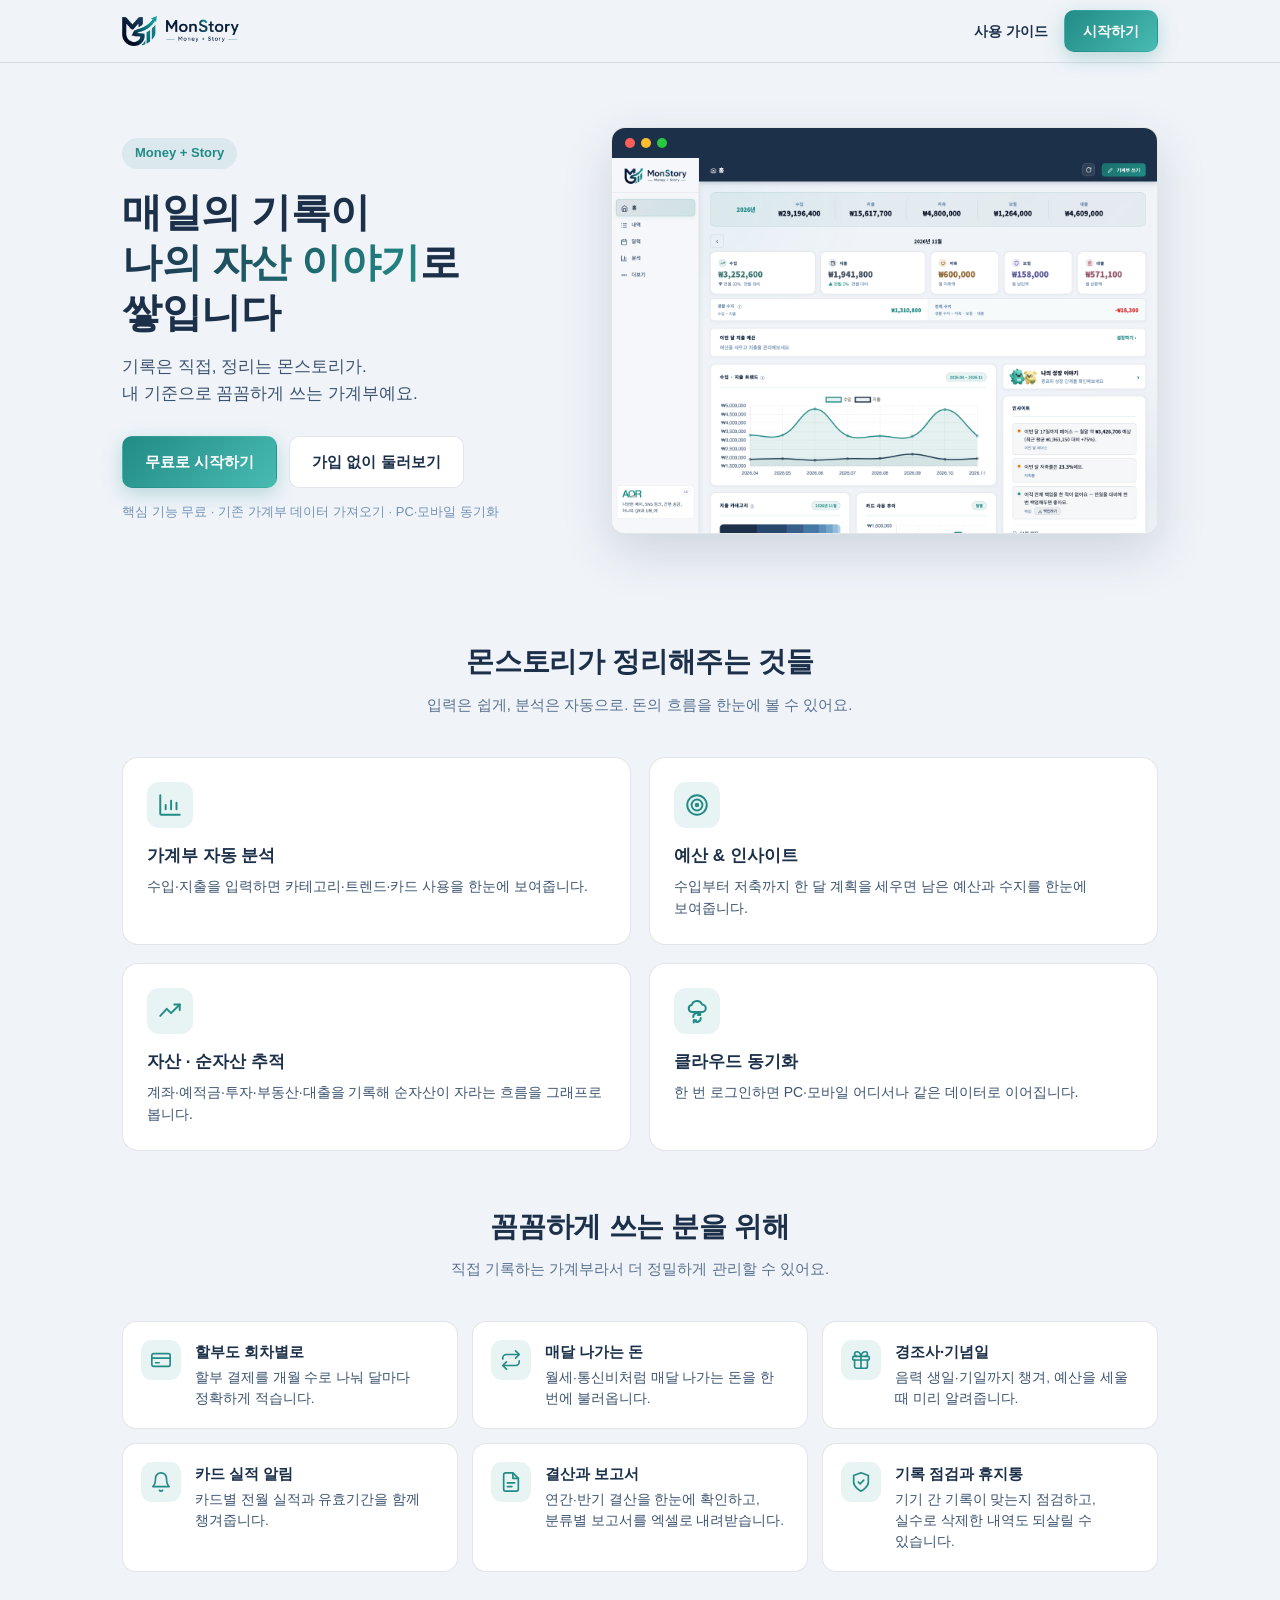
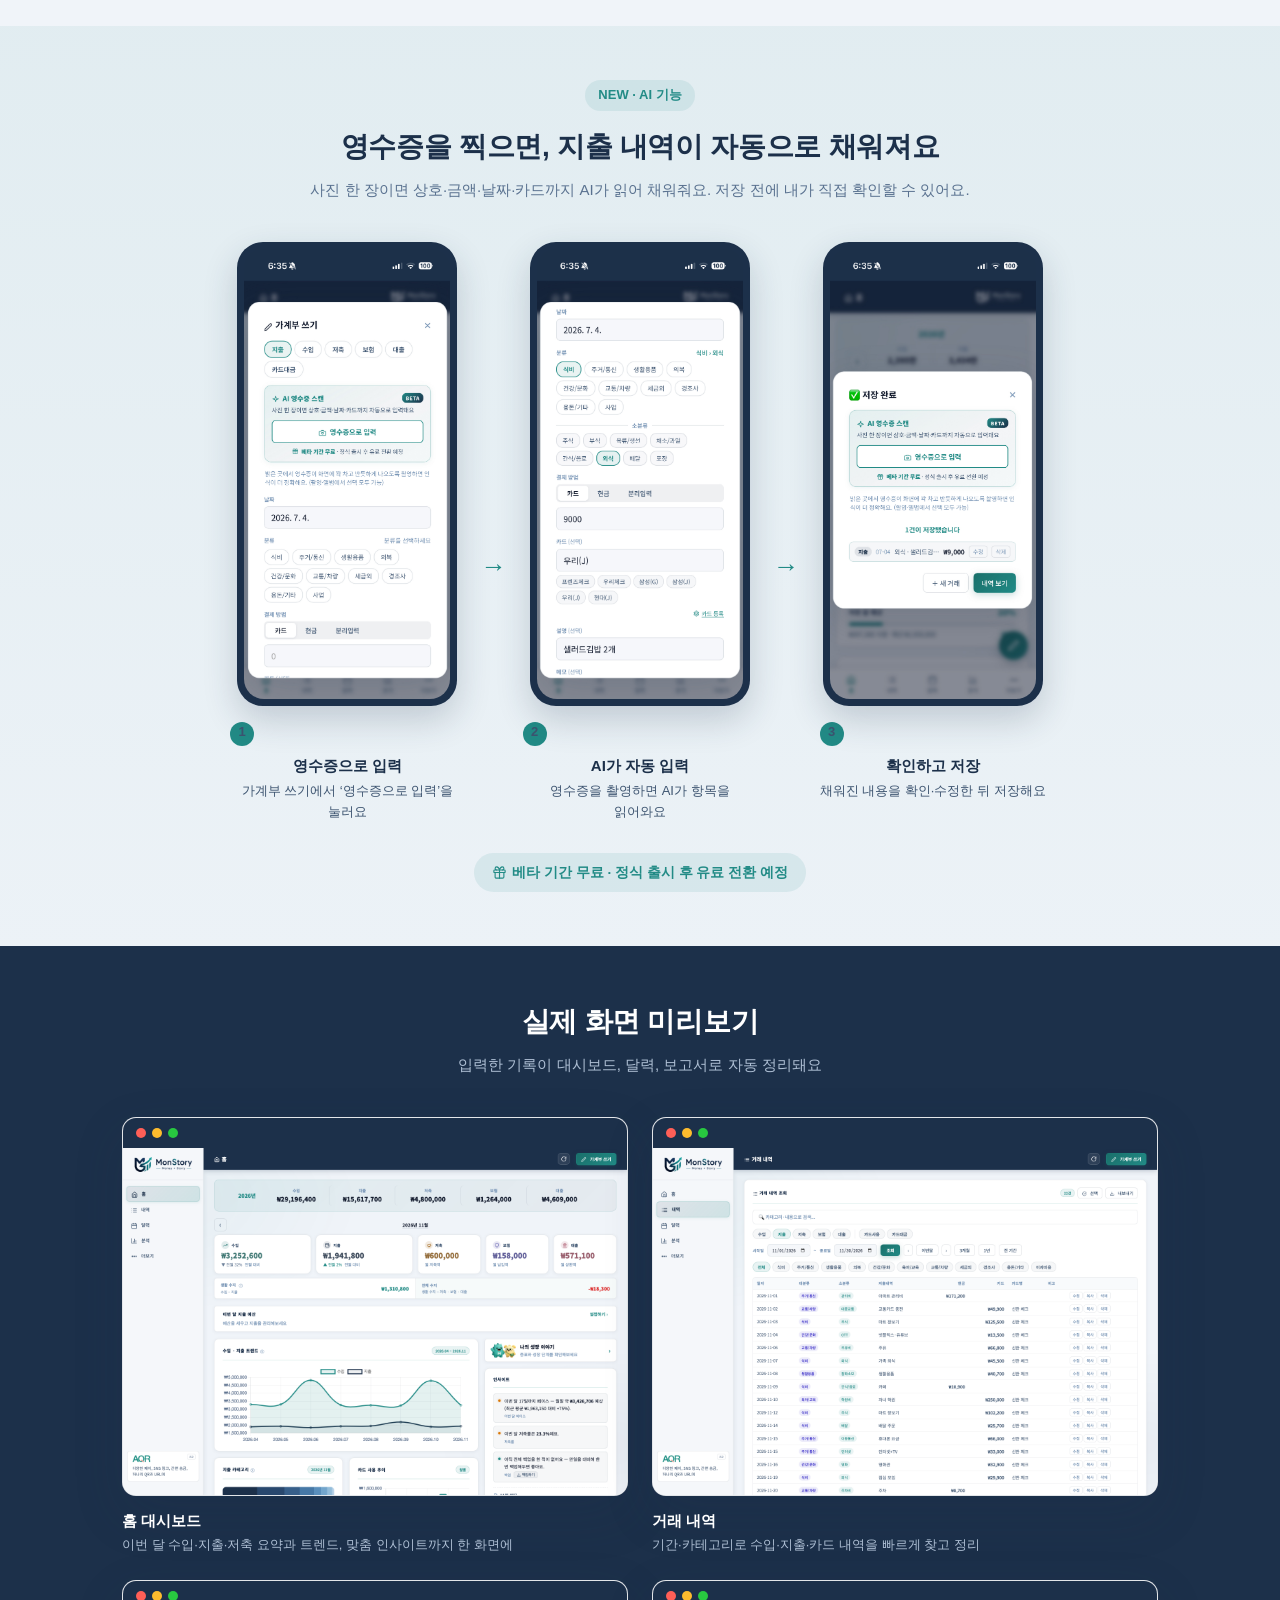
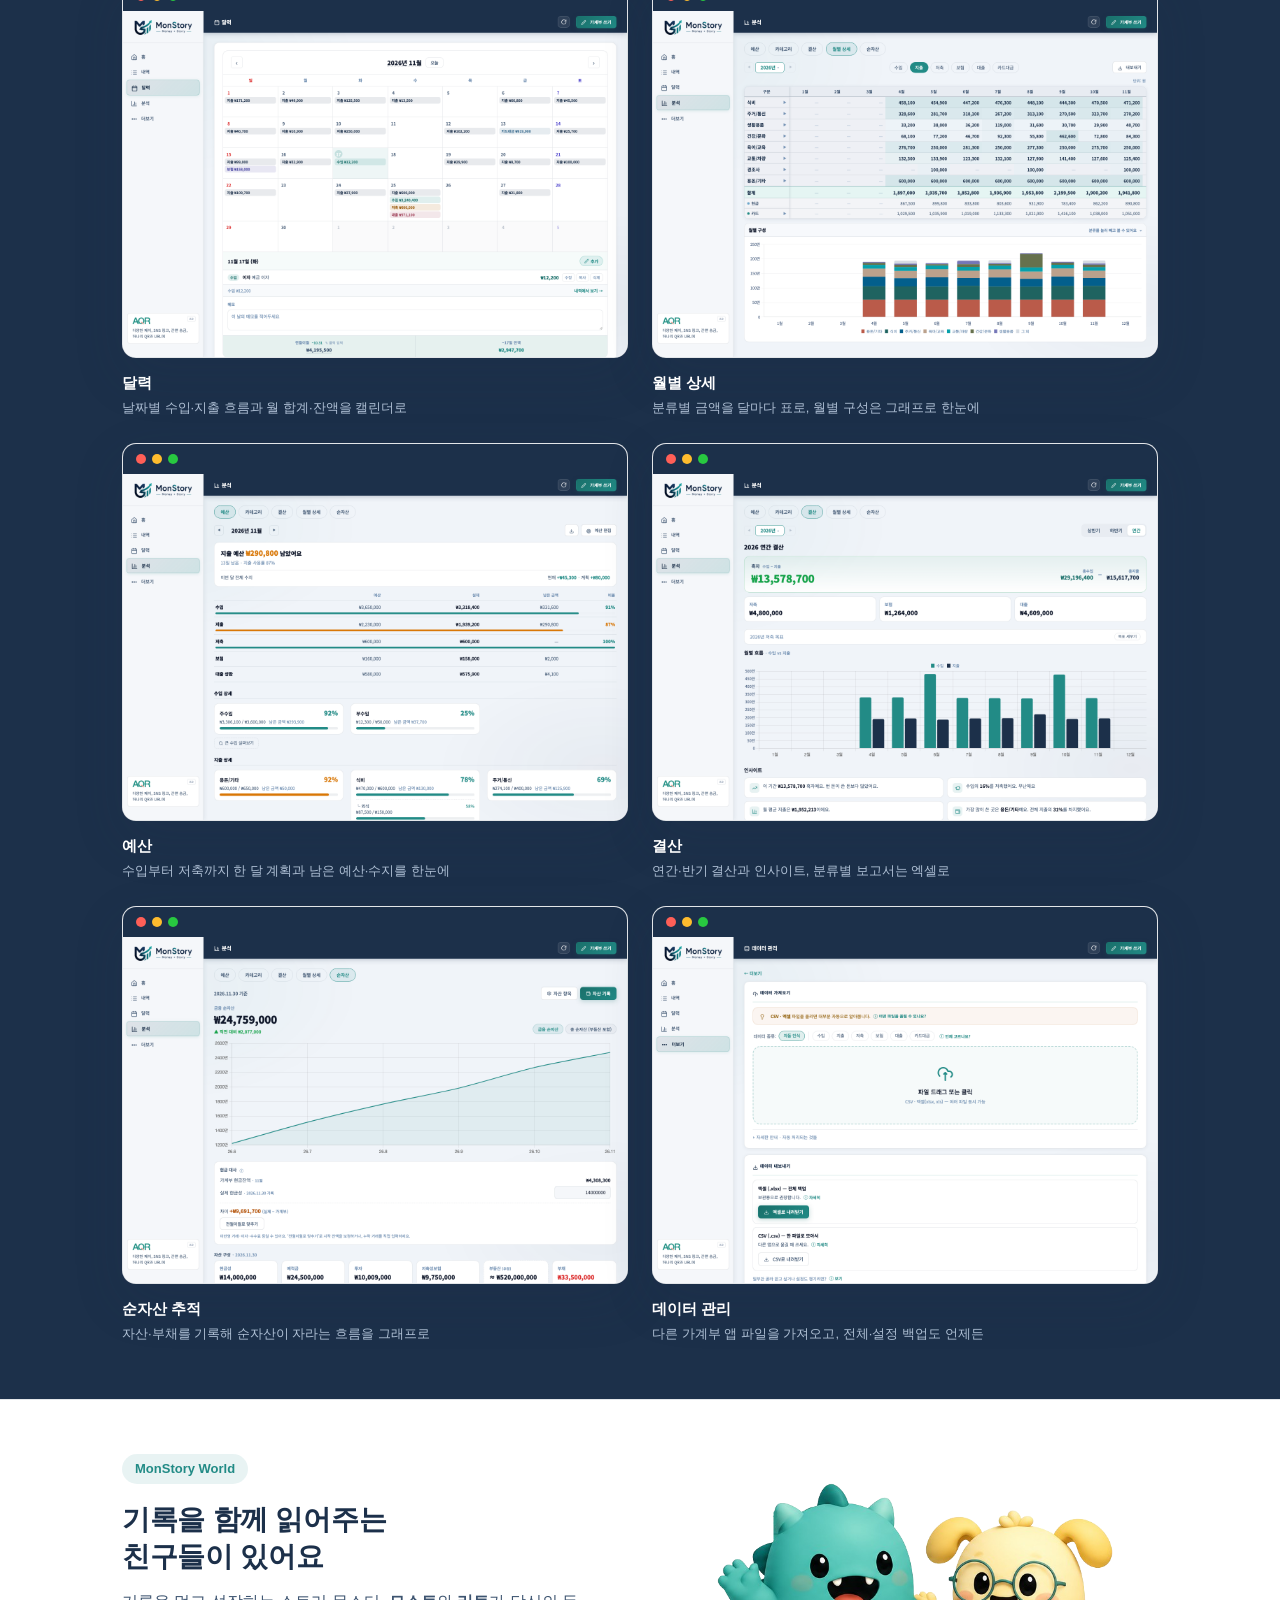
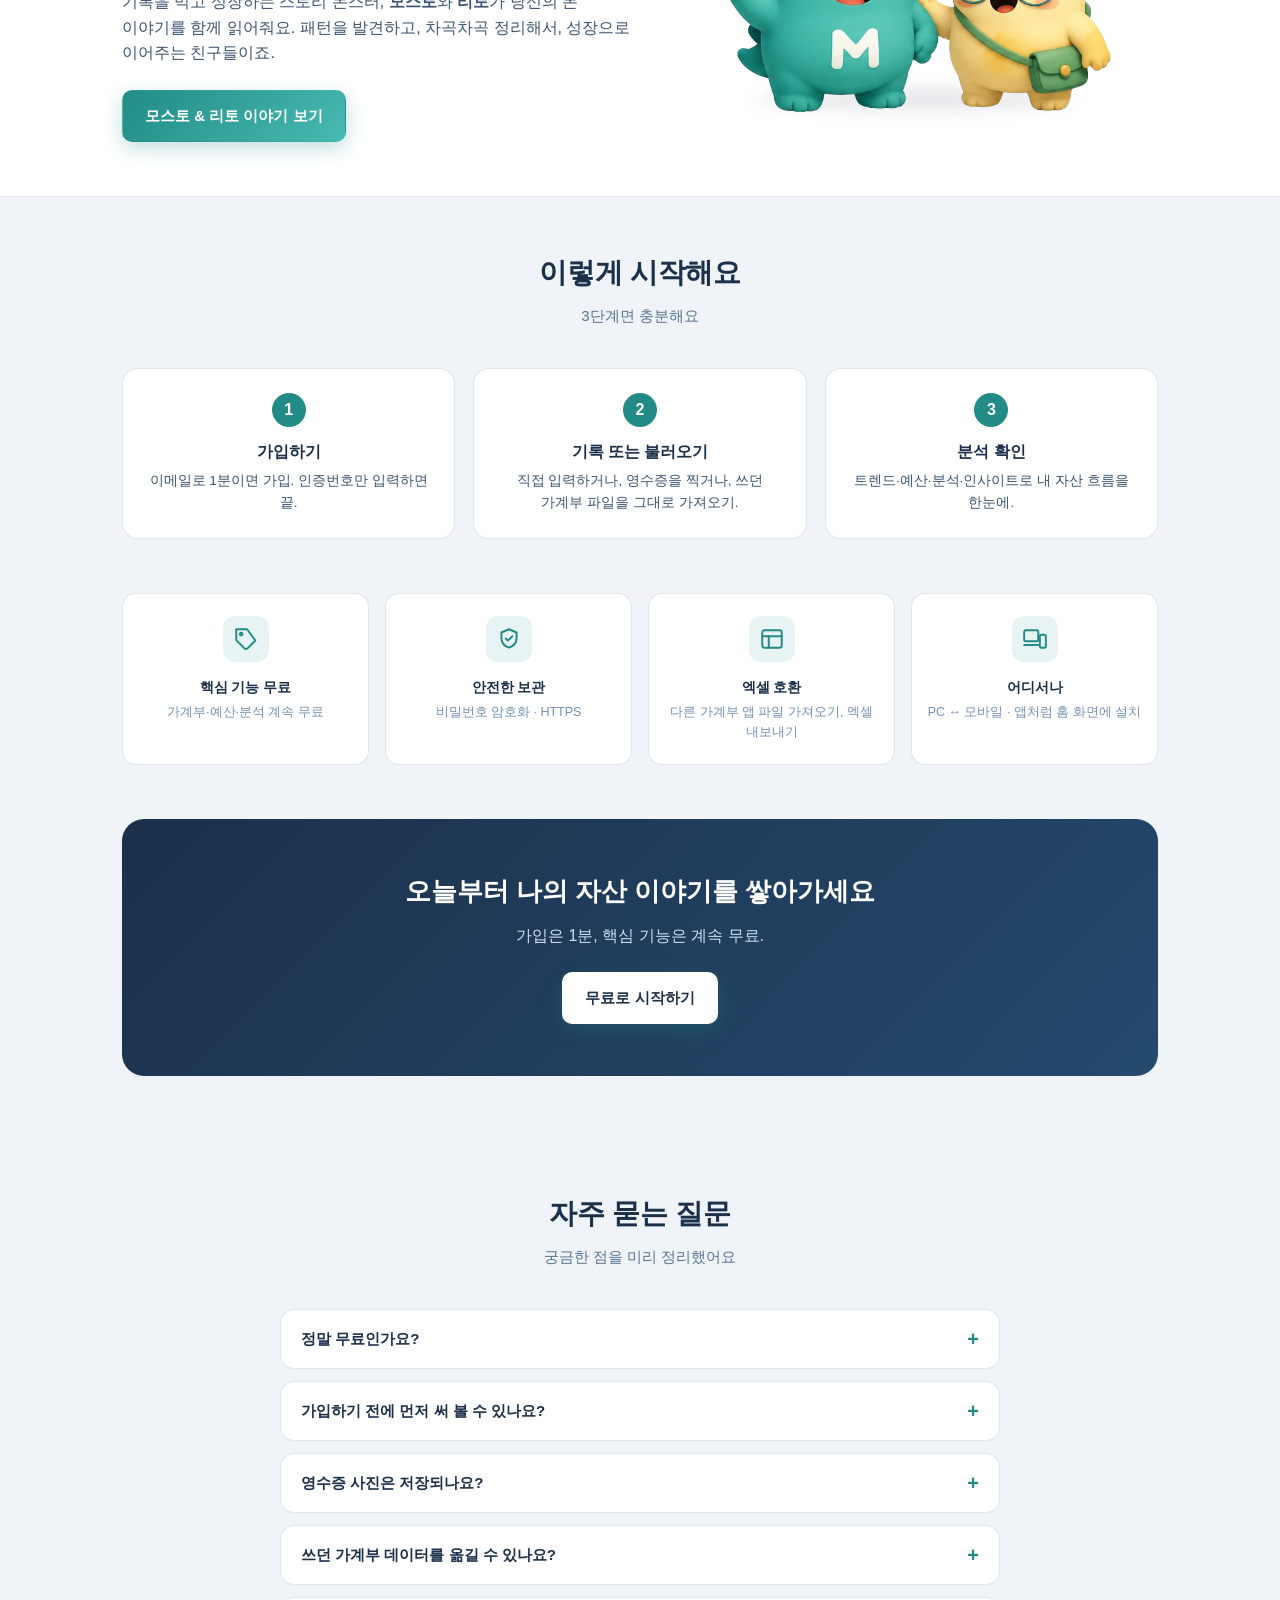
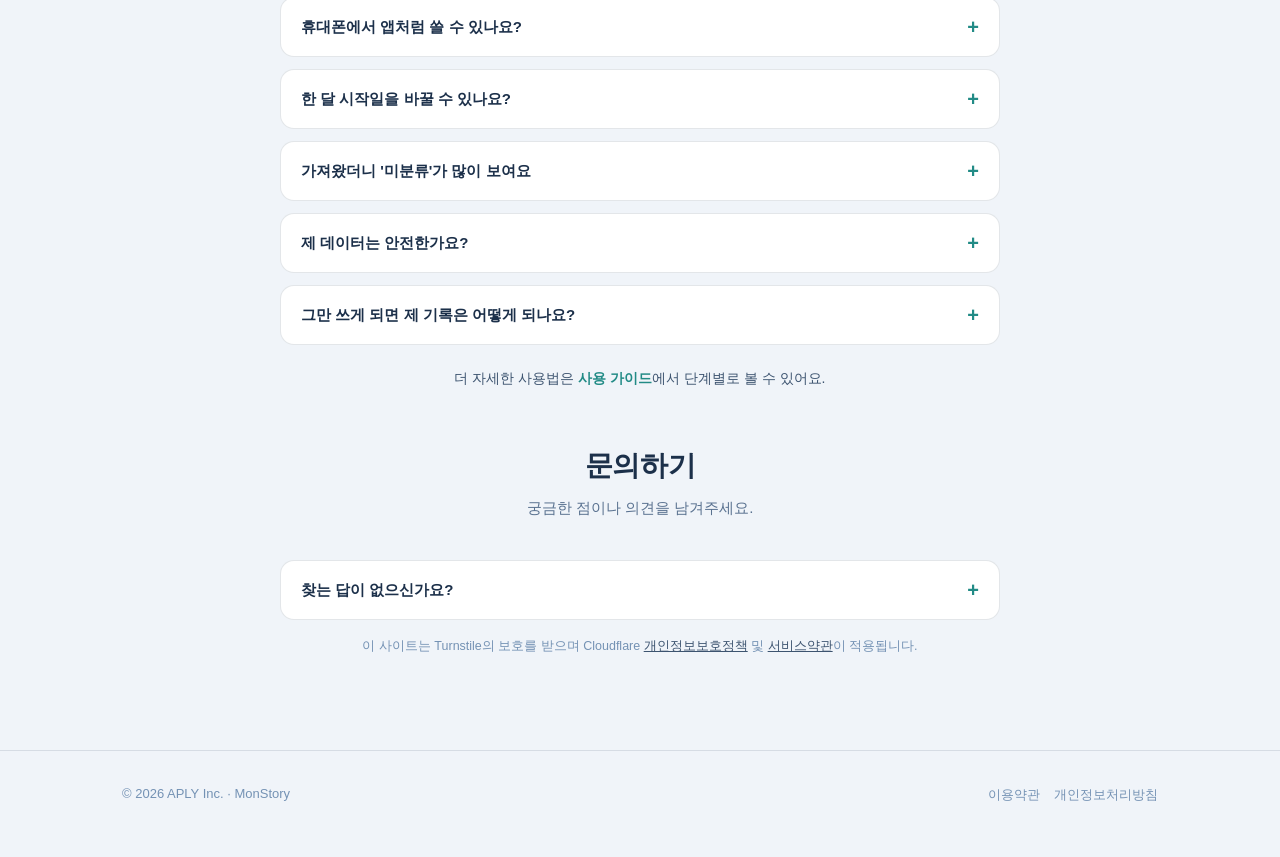
<file: index.html>
<!doctype html>
<html lang="ko">
<head>
<meta charset="UTF-8"/>
<meta name="viewport" content="width=device-width,initial-scale=1.0"/>
<!-- Google Analytics (GA4) -->
<script async src="https://www.googletagmanager.com/gtag/js?id=G-HTZ3LV5EJL"></script>
<script>
window.dataLayer=window.dataLayer||[];
function gtag(){dataLayer.push(arguments);}
gtag('js',new Date());
gtag('config','G-HTZ3LV5EJL');
</script>
<title>MonStory(몬스토리) — 무료 가계부·자산 관리 서비스</title>
<meta name="description" content="MonStory(몬스토리)는 수입·지출부터 예산·분석까지 한 곳에서 관리하는 가계부예요. 매일의 가계부가 모여 나의 자산 이야기가 됩니다."/>
<link rel="canonical" href="https://home.monstory.app/"/>
<meta name="robots" content="index,follow"/>
<meta name="naver-site-verification" content="38ad52ac54ce4163a8352661b06d1d8e51b0f398"/>
<!-- Open Graph (카카오톡·네이버·페이스북 링크 미리보기) -->
<meta property="og:type" content="website"/>
<meta property="og:site_name" content="MonStory"/>
<meta property="og:title" content="MonStory(몬스토리) — 무료 가계부·자산 관리 서비스"/>
<meta property="og:description" content="수입·지출부터 예산·분석까지 한 곳에서. 매일의 가계부가 모여 나의 자산 이야기가 됩니다."/>
<meta property="og:url" content="https://home.monstory.app/"/>
<meta property="og:image" content="https://home.monstory.app/og-image.png"/>
<meta property="og:image:width" content="1731"/>
<meta property="og:image:height" content="909"/>
<meta property="og:image:alt" content="MonStory(몬스토리) — Money + Story"/>
<meta property="og:locale" content="ko_KR"/>
<meta name="twitter:card" content="summary_large_image"/>
<!-- Google AdSense -->
<script async src="https://pagead2.googlesyndication.com/pagead/js/adsbygoogle.js?client=ca-pub-2998248013502526" crossorigin="anonymous"></script>
<!-- Favicons: 라이트(조건 없음=기본) + 다크 모드 자동 전환.
     ⚠ 라이트에는 media 를 넣지 말 것 — 구글 크롤러는 prefers-color-scheme 를 못 읽어
        조건 없는 파비콘이 없으면 검색결과에 기본 지구본을 띄운다. favicon.ico 도 root 에 함께 둘 것. -->
<link rel="icon" href="/favicon.ico" sizes="any"/>
<link rel="icon" type="image/png" sizes="48x48" href="icons/favicon-48.png?v=5"/>
<link rel="icon" type="image/png" sizes="32x32" href="icons/favicon-32.png?v=5"/>
<link rel="icon" type="image/png" sizes="16x16" href="icons/favicon-16.png?v=5"/>
<link rel="icon" type="image/png" sizes="48x48" href="icons/favicon-dark-48.png?v=5" media="(prefers-color-scheme: dark)"/>
<link rel="icon" type="image/png" sizes="32x32" href="icons/favicon-dark-32.png?v=5" media="(prefers-color-scheme: dark)"/>
<link rel="icon" type="image/png" sizes="16x16" href="icons/favicon-dark-16.png?v=5" media="(prefers-color-scheme: dark)"/>
<link rel="apple-touch-icon" sizes="180x180" href="icons/apple-touch-icon.png"/>
<meta name="theme-color" content="#f0f4f9" media="(prefers-color-scheme: light)"/>
<meta name="theme-color" content="#1c304a" media="(prefers-color-scheme: dark)"/>
<link rel="stylesheet" href="styles.css?v=20261117c"/>
<script src="https://challenges.cloudflare.com/turnstile/v0/api.js" async defer></script>
</head>
<body>
  <!-- NAV -->
  <div class="nav"><div class="wrap">
    <img src="logo/MonStory_wordmark.png" alt="MonStory"/>
    <span class="nav-r"><a class="nav-link" href="/guide/">사용 가이드</a><a class="btn btn-p" href="https://monstory.app/">시작하기</a></span>
  </div></div>

  <!-- HERO -->
  <header class="hero"><div class="wrap hero-grid">
    <div>
      <span class="badge">Money + Story</span>
      <h1>매일의 기록이<br><span class="g">나의 자산 이야기</span>로 쌓입니다</h1>
      <p>기록은 직접, 정리는 몬스토리가.<br>내 기준으로 꼼꼼하게 쓰는 가계부예요.</p>
      <div class="hero-cta">
        <a class="btn btn-p" href="https://monstory.app/">무료로 시작하기</a>
        <a class="btn btn-o" href="https://monstory.app/?demo">가입 없이 둘러보기</a>
      </div>
      <div class="hero-note">핵심 기능 무료 · 기존 가계부 데이터 가져오기 · PC·모바일 동기화</div>
    </div>
    <div class="shot">
      <div class="shot-bar"><i style="background:#ff5f57"></i><i style="background:#febc2e"></i><i style="background:#28c840"></i></div>
      <img src="screenshots/home.png" alt="MonStory 홈 화면" onerror="this.style.display='none';this.nextElementSibling.style.display='flex'"/>
      <div class="shot-ph" style="display:none">📷 홈 대시보드 미리보기<br>(screenshots/home.png)</div>
    </div>
  </div></header>

  <!-- FEATURES -->
  <section><div class="wrap">
    <h2 class="sec-ttl">몬스토리가 정리해주는 것들</h2>
    <p class="sec-sub">입력은 쉽게, 분석은 자동으로. 돈의 흐름을 한눈에 볼 수 있어요.</p>
    <div class="feat-grid">
      <div class="feat"><div class="feat-ic"><svg viewBox="0 0 24 24" width="26" height="26" fill="none" stroke="currentColor" stroke-width="1.8" stroke-linecap="round" stroke-linejoin="round"><path d="M3 3v17a1 1 0 0 0 1 1h17"/><path d="M8 16v-4"/><path d="M13 16V8"/><path d="M18 16v-6"/></svg></div><h3>가계부 자동 분석</h3><p>수입·지출을 입력하면 카테고리·트렌드·카드 사용을 한눈에 보여줍니다.</p></div>
      <div class="feat"><div class="feat-ic"><svg viewBox="0 0 24 24" width="26" height="26" fill="none" stroke="currentColor" stroke-width="1.8" stroke-linecap="round" stroke-linejoin="round"><circle cx="12" cy="12" r="9"/><circle cx="12" cy="12" r="5"/><circle cx="12" cy="12" r="1.2"/></svg></div><h3>예산 &amp; 인사이트</h3><p>수입부터 저축까지 한 달 계획을 세우면 남은 예산과 수지를 한눈에 보여줍니다.</p></div>
      <div class="feat"><div class="feat-ic"><svg viewBox="0 0 24 24" width="26" height="26" fill="none" stroke="currentColor" stroke-width="1.8" stroke-linecap="round" stroke-linejoin="round"><path d="M3 16.5 9 10l4 4 8-8"/><path d="M16 6h5v5"/></svg></div><h3>자산 · 순자산 추적</h3><p>계좌·예적금·투자·부동산·대출을 기록해 순자산이 자라는 흐름을 그래프로 봅니다.</p></div>
      <div class="feat"><div class="feat-ic"><svg viewBox="0 0 24 24" width="26" height="26" fill="none" stroke="currentColor" stroke-width="1.8" stroke-linecap="round" stroke-linejoin="round"><path d="M16.5 13H7.5a3.3 3.3 0 0 1-.35-6.55A5 5 0 0 1 16.7 6 3.1 3.1 0 0 1 16.5 13Z"/><path d="M8.5 17.5a3.5 3.5 0 0 1 6.4-2"/><path d="M15 13.5v2.2h-2.2"/><path d="M15.5 18.5a3.5 3.5 0 0 1-6.4 2"/><path d="M9 22.7v-2.2h2.2"/></svg></div><h3>클라우드 동기화</h3><p>한 번 로그인하면 PC·모바일 어디서나 같은 데이터로 이어집니다.</p></div>
    </div>
  </div></section>

  <!-- FOR DETAIL-ORIENTED USERS (2026-11-17) — 직접 기록하는 가계부라서 할 수 있는 기능 -->
  <section class="pro-sec"><div class="wrap">
    <h2 class="sec-ttl">꼼꼼하게 쓰는 분을 위해</h2>
    <p class="sec-sub">직접 기록하는 가계부라서 더 정밀하게 관리할 수 있어요.</p>
    <div class="pro-grid">
      <div class="pro"><div class="pro-ic"><svg viewBox="0 0 24 24" width="22" height="22" fill="none" stroke="currentColor" stroke-width="1.8" stroke-linecap="round" stroke-linejoin="round"><rect x="2" y="5" width="20" height="14" rx="2"/><path d="M2 10h20"/><path d="M6 15h4"/></svg></div><div><h3>할부도 회차별로</h3><p>할부 결제를 개월 수로 나눠 달마다 정확하게 적습니다.</p></div></div>
      <div class="pro"><div class="pro-ic"><svg viewBox="0 0 24 24" width="22" height="22" fill="none" stroke="currentColor" stroke-width="1.8" stroke-linecap="round" stroke-linejoin="round"><path d="M17 2l4 4-4 4"/><path d="M3 11v-1a4 4 0 0 1 4-4h14"/><path d="M7 22l-4-4 4-4"/><path d="M21 13v1a4 4 0 0 1-4 4H3"/></svg></div><div><h3>매달 나가는 돈</h3><p>월세·통신비처럼 매달 나가는 돈을 한 번에 불러옵니다.</p></div></div>
      <div class="pro"><div class="pro-ic"><svg viewBox="0 0 24 24" width="22" height="22" fill="none" stroke="currentColor" stroke-width="1.8" stroke-linecap="round" stroke-linejoin="round"><rect x="3" y="8" width="18" height="4" rx="1"/><path d="M12 8v13"/><path d="M19 12v7a2 2 0 0 1-2 2H7a2 2 0 0 1-2-2v-7"/><path d="M7.5 8a2.5 2.5 0 0 1 0-5C11 3 12 8 12 8s1-5 4.5-5a2.5 2.5 0 0 1 0 5"/></svg></div><div><h3>경조사·기념일</h3><p>음력 생일·기일까지 챙겨, 예산을 세울 때 미리 알려줍니다.</p></div></div>
      <div class="pro"><div class="pro-ic"><svg viewBox="0 0 24 24" width="22" height="22" fill="none" stroke="currentColor" stroke-width="1.8" stroke-linecap="round" stroke-linejoin="round"><path d="M6 8a6 6 0 0 1 12 0c0 7 3 9 3 9H3s3-2 3-9"/><path d="M10.3 21a1.94 1.94 0 0 0 3.4 0"/></svg></div><div><h3>카드 실적 알림</h3><p>카드별 전월 실적과 유효기간을 함께 챙겨줍니다.</p></div></div>
      <div class="pro"><div class="pro-ic"><svg viewBox="0 0 24 24" width="22" height="22" fill="none" stroke="currentColor" stroke-width="1.8" stroke-linecap="round" stroke-linejoin="round"><path d="M14 2H6a2 2 0 0 0-2 2v16a2 2 0 0 0 2 2h12a2 2 0 0 0 2-2V8z"/><path d="M14 2v6h6"/><path d="M8 13h8"/><path d="M8 17h5"/></svg></div><div><h3>결산과 보고서</h3><p>연간·반기 결산을 한눈에 확인하고, 분류별 보고서를 엑셀로 내려받습니다.</p></div></div>
      <div class="pro"><div class="pro-ic"><svg viewBox="0 0 24 24" width="22" height="22" fill="none" stroke="currentColor" stroke-width="1.8" stroke-linecap="round" stroke-linejoin="round"><path d="M12 22s8-4 8-10V5l-8-3-8 3v7c0 6 8 10 8 10z"/><path d="m9 12 2 2 4-4"/></svg></div><div><h3>기록 점검과 휴지통</h3><p>기기 간 기록이 맞는지 점검하고, 실수로 삭제한 내역도 되살릴 수 있습니다.</p></div></div>
    </div>
  </div></section>

  <!-- RECEIPT SCAN (모바일 흐름) -->
  <section class="rscan"><div class="wrap">
    <span class="badge">NEW · AI 기능</span>
    <h2 class="sec-ttl">영수증을 찍으면, 지출 내역이 자동으로 채워져요</h2>
    <p class="sec-sub">사진 한 장이면 상호·금액·날짜·카드까지 AI가 읽어 채워줘요. 저장 전에 내가 직접 확인할 수 있어요.</p>
    <div class="rflow">
      <figure class="rstep">
        <div class="phone">
          <img src="screenshots/receipt-1.png" alt="가계부 쓰기에서 영수증으로 입력 진입" onerror="this.style.display='none';this.nextElementSibling.style.display='flex'"/>
          <div class="phone-ph" style="display:none">📱 ① 영수증으로 입력<br>(screenshots/receipt-1.png)</div>
        </div>
        <figcaption><span class="rstep-n">1</span><b>영수증으로 입력</b><span>가계부 쓰기에서 ‘영수증으로 입력’을 눌러요</span></figcaption>
      </figure>
      <div class="rarrow" aria-hidden="true">→</div>
      <figure class="rstep">
        <div class="phone">
          <img src="screenshots/receipt-2.png" alt="영수증 촬영 후 AI 인식" onerror="this.style.display='none';this.nextElementSibling.style.display='flex'"/>
          <div class="phone-ph" style="display:none">📱 ② 촬영 → AI 인식<br>(screenshots/receipt-2.png)</div>
        </div>
        <figcaption><span class="rstep-n">2</span><b>AI가 자동 입력</b><span>영수증을 촬영하면 AI가 항목을 읽어와요</span></figcaption>
      </figure>
      <div class="rarrow" aria-hidden="true">→</div>
      <figure class="rstep">
        <div class="phone">
          <img src="screenshots/receipt-3.png" alt="지출 내역 자동 입력 완료" onerror="this.style.display='none';this.nextElementSibling.style.display='flex'"/>
          <div class="phone-ph" style="display:none">📱 ③ 자동 입력 완료<br>(screenshots/receipt-3.png)</div>
        </div>
        <figcaption><span class="rstep-n">3</span><b>확인하고 저장</b><span>채워진 내용을 확인·수정한 뒤 저장해요</span></figcaption>
      </figure>
    </div>
    <p class="rscan-note"><svg viewBox="0 0 24 24" width="15" height="15" fill="none" stroke="currentColor" stroke-width="1.8" stroke-linecap="round" stroke-linejoin="round" style="vertical-align:-3px;margin-right:5px"><rect x="3" y="8" width="18" height="4" rx="1"/><path d="M12 8v13"/><path d="M19 12v7a2 2 0 0 1-2 2H7a2 2 0 0 1-2-2v-7"/><path d="M7.5 8a2.5 2.5 0 0 1 0-5A4.8 8 0 0 1 12 8a4.8 8 0 0 1 4.5-5 2.5 2.5 0 0 1 0 5"/></svg><b>베타 기간 무료</b> · 정식 출시 후 유료 전환 예정</p>
  </div></section>

  <!-- SCREENS -->
  <section class="showcase" id="screens"><div class="wrap">
    <h2 class="sec-ttl">실제 화면 미리보기</h2>
    <p class="sec-sub">입력한 기록이 대시보드, 달력, 보고서로 자동 정리돼요</p>
    <div class="show-grid">
      <div>
        <div class="shot"><div class="shot-bar"><i style="background:#ff5f57"></i><i style="background:#febc2e"></i><i style="background:#28c840"></i></div>
          <img src="screenshots/home.png" alt="홈 대시보드" onerror="this.style.display='none';this.nextElementSibling.style.display='flex'"/><div class="shot-ph" style="display:none">📷 홈 대시보드 (screenshots/home.png)</div></div>
        <div class="show-cap"><b>홈 대시보드</b><span>이번 달 수입·지출·저축 요약과 트렌드, 맞춤 인사이트까지 한 화면에</span></div>
      </div>
      <div>
        <div class="shot"><div class="shot-bar"><i style="background:#ff5f57"></i><i style="background:#febc2e"></i><i style="background:#28c840"></i></div>
          <img src="screenshots/list.png" alt="거래 내역" onerror="this.style.display='none';this.nextElementSibling.style.display='flex'"/><div class="shot-ph" style="display:none">📷 거래 내역 (screenshots/list.png)</div></div>
        <div class="show-cap"><b>거래 내역</b><span>기간·카테고리로 수입·지출·카드 내역을 빠르게 찾고 정리</span></div>
      </div>
      <div>
        <div class="shot"><div class="shot-bar"><i style="background:#ff5f57"></i><i style="background:#febc2e"></i><i style="background:#28c840"></i></div>
          <img src="screenshots/calendar.png" alt="달력" onerror="this.style.display='none';this.nextElementSibling.style.display='flex'"/><div class="shot-ph" style="display:none">📷 달력 (screenshots/calendar.png)</div></div>
        <div class="show-cap"><b>달력</b><span>날짜별 수입·지출 흐름과 월 합계·잔액을 캘린더로</span></div>
      </div>
      <div>
        <div class="shot"><div class="shot-bar"><i style="background:#ff5f57"></i><i style="background:#febc2e"></i><i style="background:#28c840"></i></div>
          <img src="screenshots/report.png" alt="월별 상세" onerror="this.style.display='none';this.nextElementSibling.style.display='flex'"/><div class="shot-ph" style="display:none">📷 월별 상세 (screenshots/report.png)</div></div>
        <div class="show-cap"><b>월별 상세</b><span>분류별 금액을 달마다 표로, 월별 구성은 그래프로 한눈에</span></div>
      </div>
      <div>
        <div class="shot"><div class="shot-bar"><i style="background:#ff5f57"></i><i style="background:#febc2e"></i><i style="background:#28c840"></i></div>
          <img src="screenshots/budget.png" alt="예산" onerror="this.style.display='none';this.nextElementSibling.style.display='flex'"/><div class="shot-ph" style="display:none">📷 예산 (screenshots/budget.png)</div></div>
        <div class="show-cap"><b>예산</b><span>수입부터 저축까지 한 달 계획과 남은 예산·수지를 한눈에</span></div>
      </div>
      <div>
        <div class="shot"><div class="shot-bar"><i style="background:#ff5f57"></i><i style="background:#febc2e"></i><i style="background:#28c840"></i></div>
          <img src="screenshots/settle.png" alt="결산" onerror="this.style.display='none';this.nextElementSibling.style.display='flex'"/><div class="shot-ph" style="display:none">📷 결산 (screenshots/settle.png)</div></div>
        <div class="show-cap"><b>결산</b><span>연간·반기 결산과 인사이트, 분류별 보고서는 엑셀로</span></div>
      </div>
      <div>
        <div class="shot"><div class="shot-bar"><i style="background:#ff5f57"></i><i style="background:#febc2e"></i><i style="background:#28c840"></i></div>
          <img src="screenshots/networth.png" alt="순자산" onerror="this.style.display='none';this.nextElementSibling.style.display='flex'"/><div class="shot-ph" style="display:none">📷 순자산 (screenshots/networth.png)</div></div>
        <div class="show-cap"><b>순자산 추적</b><span>자산·부채를 기록해 순자산이 자라는 흐름을 그래프로</span></div>
      </div>
      <div>
        <div class="shot"><div class="shot-bar"><i style="background:#ff5f57"></i><i style="background:#febc2e"></i><i style="background:#28c840"></i></div>
          <img src="screenshots/data.png" alt="데이터 관리" onerror="this.style.display='none';this.nextElementSibling.style.display='flex'"/><div class="shot-ph" style="display:none">📷 데이터 관리 (screenshots/data.png)</div></div>
        <div class="show-cap"><b>데이터 관리</b><span>다른 가계부 앱 파일을 가져오고, 전체·설정 백업도 언제든</span></div>
      </div>
    </div>
  </div></section>

  <!-- STORY TEASER -->
  <section class="story-teaser"><div class="wrap">
    <div class="teaser-grid">
      <div class="teaser-copy">
        <span class="badge">MonStory World</span>
        <h2>기록을 함께 읽어주는<br>친구들이 있어요</h2>
        <p>기록을 먹고 성장하는 스토리 몬스터, <b>모스토</b>와 <b>리토</b>가 당신의 돈 이야기를 함께 읽어줘요. 패턴을 발견하고, 차곡차곡 정리해서, 성장으로 이어주는 친구들이죠.</p>
        <a class="btn btn-p" href="story">모스토 &amp; 리토 이야기 보기</a>
      </div>
      <div class="teaser-chars">
        <img src="characters/mosto-rito.png" alt="모스토와 리토" onerror="this.style.display='none';this.nextElementSibling.style.display='flex'"/>
        <div class="shot-ph" style="display:none">🦖 🐶 모스토 &amp; 리토<br>(characters/mosto-rito.png)</div>
      </div>
    </div>
  </div></section>

  <!-- STEPS -->
  <section><div class="wrap">
    <h2 class="sec-ttl">이렇게 시작해요</h2>
    <p class="sec-sub">3단계면 충분해요</p>
    <div class="steps">
      <div class="step"><div class="step-n">1</div><h3>가입하기</h3><p>이메일로 1분이면 가입. 인증번호만 입력하면 끝.</p></div>
      <div class="step"><div class="step-n">2</div><h3>기록 또는 불러오기</h3><p>직접 입력하거나, 영수증을 찍거나, 쓰던 가계부 파일을 그대로 가져오기.</p></div>
      <div class="step"><div class="step-n">3</div><h3>분석 확인</h3><p>트렌드·예산·분석·인사이트로 내 자산 흐름을 한눈에.</p></div>
    </div>
  </div></section>

  <!-- TRUST -->
  <section style="padding-top:0"><div class="wrap">
    <div class="trust">
      <div>
        <div class="trust-ic"><svg viewBox="0 0 24 24" width="26" height="26" fill="none" stroke="currentColor" stroke-width="1.8" stroke-linecap="round" stroke-linejoin="round"><path d="M20.6 13.4 13.4 20.6a2 2 0 0 1-2.83 0L3 13V3h10z"/><circle cx="7.5" cy="7.5" r="1.2"/></svg></div>
        <b>핵심 기능 무료</b><p>가계부·예산·분석 계속 무료</p>
      </div>
      <div>
        <div class="trust-ic"><svg viewBox="0 0 24 24" width="26" height="26" fill="none" stroke="currentColor" stroke-width="1.8" stroke-linecap="round" stroke-linejoin="round"><path d="M12 3 5 6v5c0 4.5 3 7.6 7 9 4-1.4 7-4.5 7-9V6z"/><path d="m9 11.5 2 2 4-4"/></svg></div>
        <b>안전한 보관</b><p>비밀번호 암호화 · HTTPS</p>
      </div>
      <div>
        <div class="trust-ic"><svg viewBox="0 0 24 24" width="26" height="26" fill="none" stroke="currentColor" stroke-width="1.8" stroke-linecap="round" stroke-linejoin="round"><rect x="3" y="4" width="18" height="16" rx="2"/><path d="M3 9.5h18"/><path d="M9 9.5V20"/></svg></div>
        <b>엑셀 호환</b><p>다른 가계부 앱 파일 가져오기, 엑셀 내보내기</p>
      </div>
      <div>
        <div class="trust-ic"><svg viewBox="0 0 24 24" width="26" height="26" fill="none" stroke="currentColor" stroke-width="1.8" stroke-linecap="round" stroke-linejoin="round"><rect x="2" y="4" width="13" height="10" rx="1.5"/><path d="M2 17.5h13"/><rect x="16.5" y="8" width="5.5" height="12" rx="1.5"/></svg></div>
        <b>어디서나</b><p>PC ↔ 모바일 · 앱처럼 홈 화면에 설치</p>
      </div>
    </div>
  </div></section>

  <!-- CTA -->
  <section style="padding-top:0"><div class="wrap">
    <div class="cta">
      <h2>오늘부터 나의 자산 이야기를 쌓아가세요</h2>
      <p>가입은 1분, 핵심 기능은 계속 무료.</p>
      <a class="btn btn-p" href="https://monstory.app/" style="background:#fff;color:var(--navy)">무료로 시작하기</a>
    </div>
  </div></section>

  <!-- FAQ -->
  <section id="faq"><div class="wrap">
    <h2 class="sec-ttl">자주 묻는 질문</h2>
    <p class="sec-sub">궁금한 점을 미리 정리했어요</p>
    <div class="faq">
      <details class="faq-item">
        <summary>정말 무료인가요?</summary>
        <p>네. 가계부·예산·분석 등 핵심 기능은 계속 무료로 제공할 예정이에요. 영수증 AI 스캔은 베타 기간 동안 무료이며, 정식 출시 후에는 유료 기능으로 전환될 수 있어요.</p>
      </details>
      <details class="faq-item">
        <summary>가입하기 전에 먼저 써 볼 수 있나요?</summary>
        <p>네. 첫 화면의 <a href="https://monstory.app/?demo">가입 없이 둘러보기</a>를 누르면 샘플 데이터가 채워진 몬스토리를 바로 써 볼 수 있어요. 둘러보며 입력하거나 바꾼 내용은 저장되지 않고, 마음에 드시면 그때 가입하시면 됩니다.</p>
      </details>
      <details class="faq-item">
        <summary>영수증 사진은 저장되나요?</summary>
        <p>아니요. 사진은 글자 인식에만 사용하고 곧바로 폐기하며, 서버에 이미지를 남기지 않아요. 저장 전에는 인식된 내용을 직접 확인하고 수정할 수 있어요.</p>
      </details>
      <details class="faq-item">
        <summary>쓰던 가계부 데이터를 옮길 수 있나요?</summary>
        <p>네. <b>모네타(미가스마트)</b> 엑셀을 그대로 올리면 수입·지출·저축·보험·대출·카드대금이 알아서 자리를 찾아요. 파일 종류를 고르지 않아도 됩니다.</p>
        <p><b>다른 가계부 앱</b>(위플가계부 등)에서 내보낸 CSV·엑셀, <b>직접 만드신 엑셀</b>도 올릴 수 있어요. 첫 줄의 열 이름(날짜·금액·분류·내역 등)을 읽어 맞춥니다. 수입과 지출을 좌우 두 칸으로 나눠 쓰신 가계부도 그대로 읽어요.</p>
        <p>내보내기도 언제든 가능해서 데이터는 늘 내 것으로 남습니다.</p>
        <p>자세한 방법은 <a href="/guide/import">사용 가이드 › 다른 가계부 파일 가져오기</a>에서 볼 수 있어요.</p>
      </details>

      <details class="faq-item">
        <summary>휴대폰에서 앱처럼 쓸 수 있나요?</summary>
        <p>네. 스토어에서 따로 받지 않아도 돼요. 휴대폰 브라우저로 <b>monstory.app</b>에 접속한 뒤 홈 화면에 추가하면 됩니다.</p>
        <p><b>아이폰(사파리)</b> — 아래쪽 <b>공유</b> 버튼 → <b>홈 화면에 추가</b><br>
           <b>안드로이드(크롬)</b> — 오른쪽 위 <b>⋮</b> → <b>홈 화면에 추가</b>(또는 <b>앱 설치</b>)</p>
        <p>홈 화면 아이콘으로 열면 주소창 없이 <b>전체 화면</b>으로 뜨고, 아래 탭으로 홈·내역·달력·분석을 오가는 앱과 같은 모양이 돼요. 저장한 내용은 로그인한 계정에 그대로 쌓입니다.</p>
        <p class="faq-note">인터넷 연결은 필요해요. 기록이 기기에만 남지 않고 계정에 저장되기 때문입니다.</p>
      </details>

      <details class="faq-item">
        <summary>한 달 시작일을 바꿀 수 있나요?</summary>
        <p>네. 월급날에 맞춰 <b>25일부터 다음 달 24일까지</b>를 한 달로 보는 식으로 설정할 수 있어요. <b>더보기 → 일반 → 한 달 기준</b>에서 <b>한 달의 시작일</b>을 바꾸시면 됩니다.</p>
        <p>바꾸면 홈·예산·분석·결산이 모두 그 기준으로 다시 계산되고, 화면마다 <b>어느 기간을 합한 것인지</b> 날짜로 함께 보여드려요.</p>
      </details>

      <details class="faq-item">
        <summary>가져왔더니 '미분류'가 많이 보여요</summary>
        <p>쓰시던 <b>소분류명을 그대로 가져오기</b> 때문이에요. 다만 그 이름이 몬스토리의 대분류(식비·주거/통신 등) 중 어디에 속하는지는 알 수 없어서, 정해지기 전까지 '미분류'로 보입니다. <b>내용이 잘못 들어간 게 아니에요.</b></p>
        <p><b>더보기 → 카테고리</b>에서 대분류만 한 번 정해주시면, 소분류명이 동일한 거래가 <b>한꺼번에</b> 제자리를 찾습니다. 하나씩 고치지 않으셔도 돼요.</p>
        <p>자세한 방법은 <a href="/guide/import">사용 가이드 › 다른 가계부 파일 가져오기</a>에서 볼 수 있어요.</p>
      </details>

      <details class="faq-item">
        <summary>제 데이터는 안전한가요?</summary>
        <p>비밀번호는 암호화해 저장하고, 모든 통신은 HTTPS로 보호돼요. 데이터는 로그인한 본인만 볼 수 있고, 언제든 내보내기·삭제할 수 있어요.</p>
      </details>
      <details class="faq-item">
        <summary>그만 쓰게 되면 제 기록은 어떻게 되나요?</summary>
        <p>언제든 <b>엑셀로 전부 내보낼 수 있어요.</b> 내보낸 파일은 그대로 다시 올릴 수도 있습니다.</p>
        <p>계정 삭제도 앱에서 바로 하실 수 있어요. 따로 문의하거나 기다리지 않으셔도 되고, 지우시면 기록도 함께 완전히 삭제됩니다.</p>
        <p>백업과 복원 방법은 <a href="/guide/backup">사용 가이드 › 데이터 백업하고 복원하기</a>에 정리해 두었어요.</p>
      </details>
    </div>
    <p class="faq-more">더 자세한 사용법은 <a href="/guide/">사용 가이드</a>에서 단계별로 볼 수 있어요.</p>
  </div></section>

  <!-- CONTACT -->
  <section class="contact" id="contact"><div class="wrap">
    <h2 class="sec-ttl">문의하기</h2>
    <p class="sec-sub">궁금한 점이나 의견을 남겨주세요.</p>
    <div class="faq">
    <details class="faq-item contact-toggle">
      <summary>찾는 답이 없으신가요?</summary>
      <form class="contact-card" id="contactForm" novalidate>
      <div class="field">
        <label>문의 종류</label>
        <div class="radio-row">
          <label class="radio"><input type="radio" name="type" value="서비스 관련" checked/><span>서비스 관련</span></label>
          <label class="radio"><input type="radio" name="type" value="제휴 및 광고"/><span>제휴 및 광고</span></label>
          <label class="radio"><input type="radio" name="type" value="기타"/><span>기타</span></label>
        </div>
      </div>
      <div class="form-row">
        <div class="field">
          <label for="cf-name">이름</label>
          <input type="text" id="cf-name" name="name" placeholder="홍길동" required maxlength="40" autocomplete="name"/>
        </div>
        <div class="field">
          <label for="cf-email">이메일</label>
          <input type="email" id="cf-email" name="email" placeholder="you@example.com" required maxlength="120" autocomplete="email"/>
        </div>
      </div>
      <div class="field">
        <label for="cf-message">문의 내용</label>
        <textarea id="cf-message" name="message" placeholder="문의하실 내용을 입력해 주세요." required maxlength="2000"></textarea>
      </div>
      <!-- Cloudflare Turnstile: data-sitekey를 발급받은 사이트 키로 교체하세요 -->
      <div class="cf-turnstile" data-sitekey="0x4AAAAAADop05xm5MSjZC3O"></div>
      <button type="submit" class="btn btn-p" id="cf-submit">문의 보내기</button>
      <p class="form-msg" id="cf-msg"></p>
    </form>
    </details>
    </div>
    <p class="contact-note">이 사이트는 Turnstile의 보호를 받으며 Cloudflare <a href="https://www.cloudflare.com/ko-kr/privacypolicy/" target="_blank" rel="noopener">개인정보보호정책</a> 및 <a href="https://www.cloudflare.com/ko-kr/website-terms/" target="_blank" rel="noopener">서비스약관</a>이 적용됩니다.</p>
  </div></section>

  <footer><div class="wrap">
    <span class="cp">© 2026 APLY Inc. · MonStory</span>
    <span class="links"><a href="https://monstory.app/terms.html">이용약관</a><a href="https://monstory.app/privacy.html">개인정보처리방침</a></span>
  </div></footer>

  <!-- 문의 완료 팝업 -->
  <div class="modal" id="doneModal" hidden>
    <div class="modal-backdrop" data-close></div>
    <div class="modal-box" role="dialog" aria-modal="true" aria-labelledby="doneTitle">
      <div class="modal-ic"><svg viewBox="0 0 24 24" width="30" height="30" fill="none" stroke="currentColor" stroke-width="2.2" stroke-linecap="round" stroke-linejoin="round"><path d="M20 6 9 17l-5-5"/></svg></div>
      <h3 id="doneTitle">문의가 접수되었어요</h3>
      <p>빠르게 확인하고 답변드릴게요. 감사합니다!</p>
      <button type="button" class="btn btn-p" data-close>확인</button>
    </div>
  </div>

  <script src="contact.js" defer></script>
  <script>
  /* 모션 최소화 설정 사용자: 히어로 시연 영상 자동재생 대신 정지 */
  (function(){
    var v=document.querySelector('.hero-vid'); if(!v) return;
    if(window.matchMedia&&window.matchMedia('(prefers-reduced-motion: reduce)').matches){
      v.autoplay=false; v.removeAttribute('autoplay'); try{ v.pause(); }catch(e){}
    }
  })();
  </script>
</body>
</html>
</file>
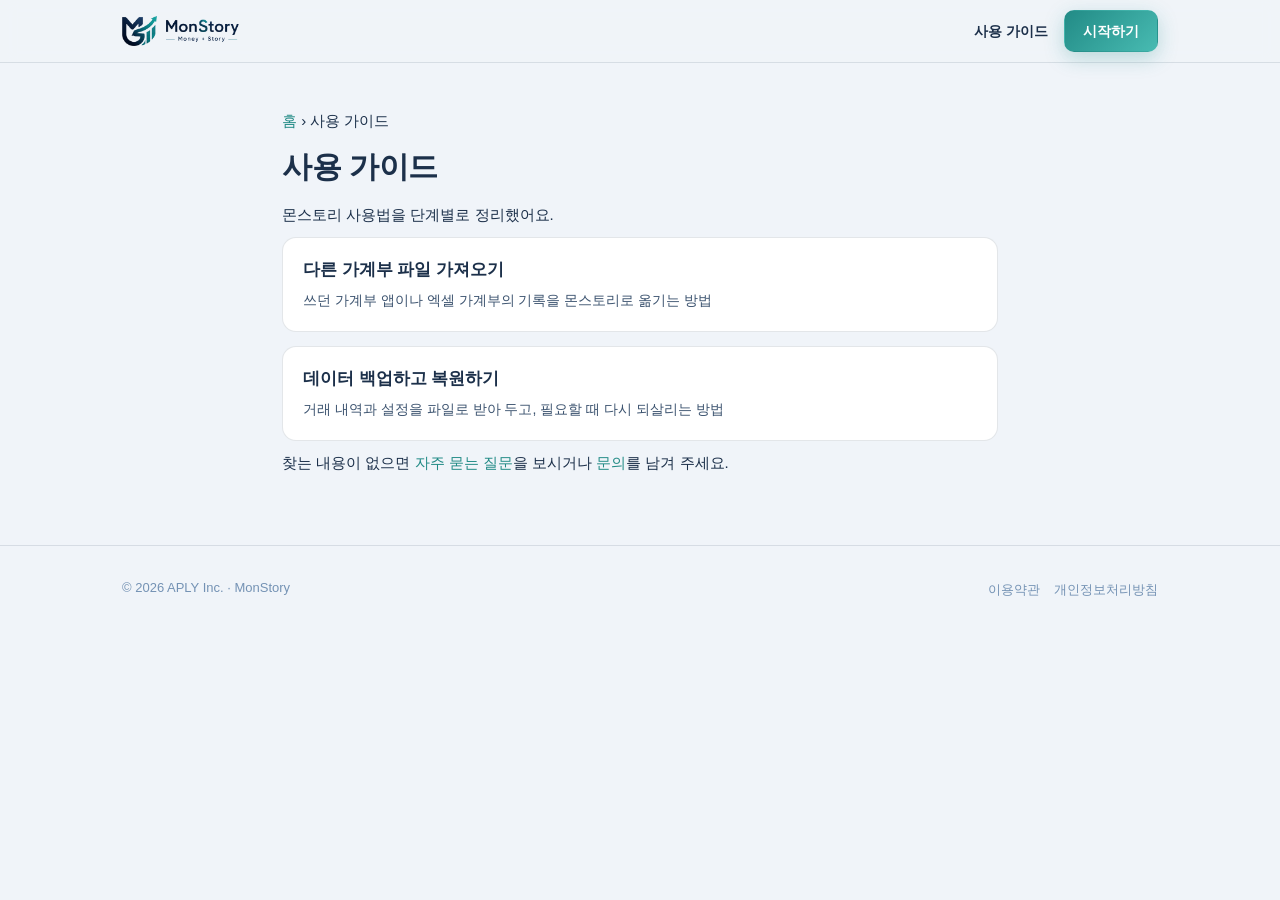
<file: guide/index.html>
<!doctype html>
<html lang="ko">
<head>
<meta charset="UTF-8"/>
<meta name="viewport" content="width=device-width,initial-scale=1.0"/>
<!-- Google Analytics (GA4) -->
<script async src="https://www.googletagmanager.com/gtag/js?id=G-HTZ3LV5EJL"></script>
<script>
window.dataLayer=window.dataLayer||[];
function gtag(){dataLayer.push(arguments);}
gtag('js',new Date());
gtag('config','G-HTZ3LV5EJL');
</script>
<title>사용 가이드 — MonStory(몬스토리)</title>
<meta name="description" content="몬스토리 가계부 사용법을 단계별로 정리했어요. 다른 가계부 파일 가져오기, 데이터 백업과 복원 등."/>
<link rel="canonical" href="https://home.monstory.app/guide/"/>
<meta name="robots" content="index,follow"/>
<meta property="og:type" content="article"/>
<meta property="og:site_name" content="MonStory"/>
<meta property="og:title" content="사용 가이드 — MonStory(몬스토리)"/>
<meta property="og:description" content="몬스토리 가계부 사용법을 단계별로 정리했어요. 다른 가계부 파일 가져오기, 데이터 백업과 복원 등."/>
<meta property="og:url" content="https://home.monstory.app/guide/"/>
<meta property="og:image" content="https://home.monstory.app/og-image.png"/>
<meta property="og:locale" content="ko_KR"/>
<meta name="twitter:card" content="summary_large_image"/>
<link rel="icon" href="/favicon.ico" sizes="any"/>
<link rel="icon" type="image/png" sizes="32x32" href="/icons/favicon-32.png?v=5"/>
<link rel="apple-touch-icon" sizes="180x180" href="/icons/apple-touch-icon.png"/>
<meta name="theme-color" content="#f0f4f9"/>
<link rel="stylesheet" href="/styles.css?v=20261117c"/>
</head>
<body class="guide-page">
  <div class="nav"><div class="wrap">
    <a href="/"><img src="/logo/MonStory_wordmark.png" alt="MonStory"/></a>
    <span class="nav-r"><a class="nav-link" href="/guide/">사용 가이드</a><a class="btn btn-p" href="https://monstory.app/">시작하기</a></span>
  </div></div>

  <main class="guide-wrap">
    <p class="guide-crumb"><a href="/">홈</a> › 사용 가이드</p>
    <h1>사용 가이드</h1>
    <p class="guide-lead">몬스토리 사용법을 단계별로 정리했어요.</p>
    <div class="guide-list">
      <a class="guide-card" href="/guide/import">
        <b>다른 가계부 파일 가져오기</b>
        <span>쓰던 가계부 앱이나 엑셀 가계부의 기록을 몬스토리로 옮기는 방법</span>
      </a>
      <a class="guide-card" href="/guide/backup">
        <b>데이터 백업하고 복원하기</b>
        <span>거래 내역과 설정을 파일로 받아 두고, 필요할 때 다시 되살리는 방법</span>
      </a>
    </div>
    <p class="guide-more">찾는 내용이 없으면 <a href="/#faq">자주 묻는 질문</a>을 보시거나 <a href="/#contact">문의</a>를 남겨 주세요.</p>
  </main>

  <footer><div class="wrap">
    <span class="cp">© 2026 APLY Inc. · MonStory</span>
    <span class="links"><a href="https://monstory.app/terms.html">이용약관</a><a href="https://monstory.app/privacy.html">개인정보처리방침</a></span>
  </div></footer>
</body>
</html>
</file>
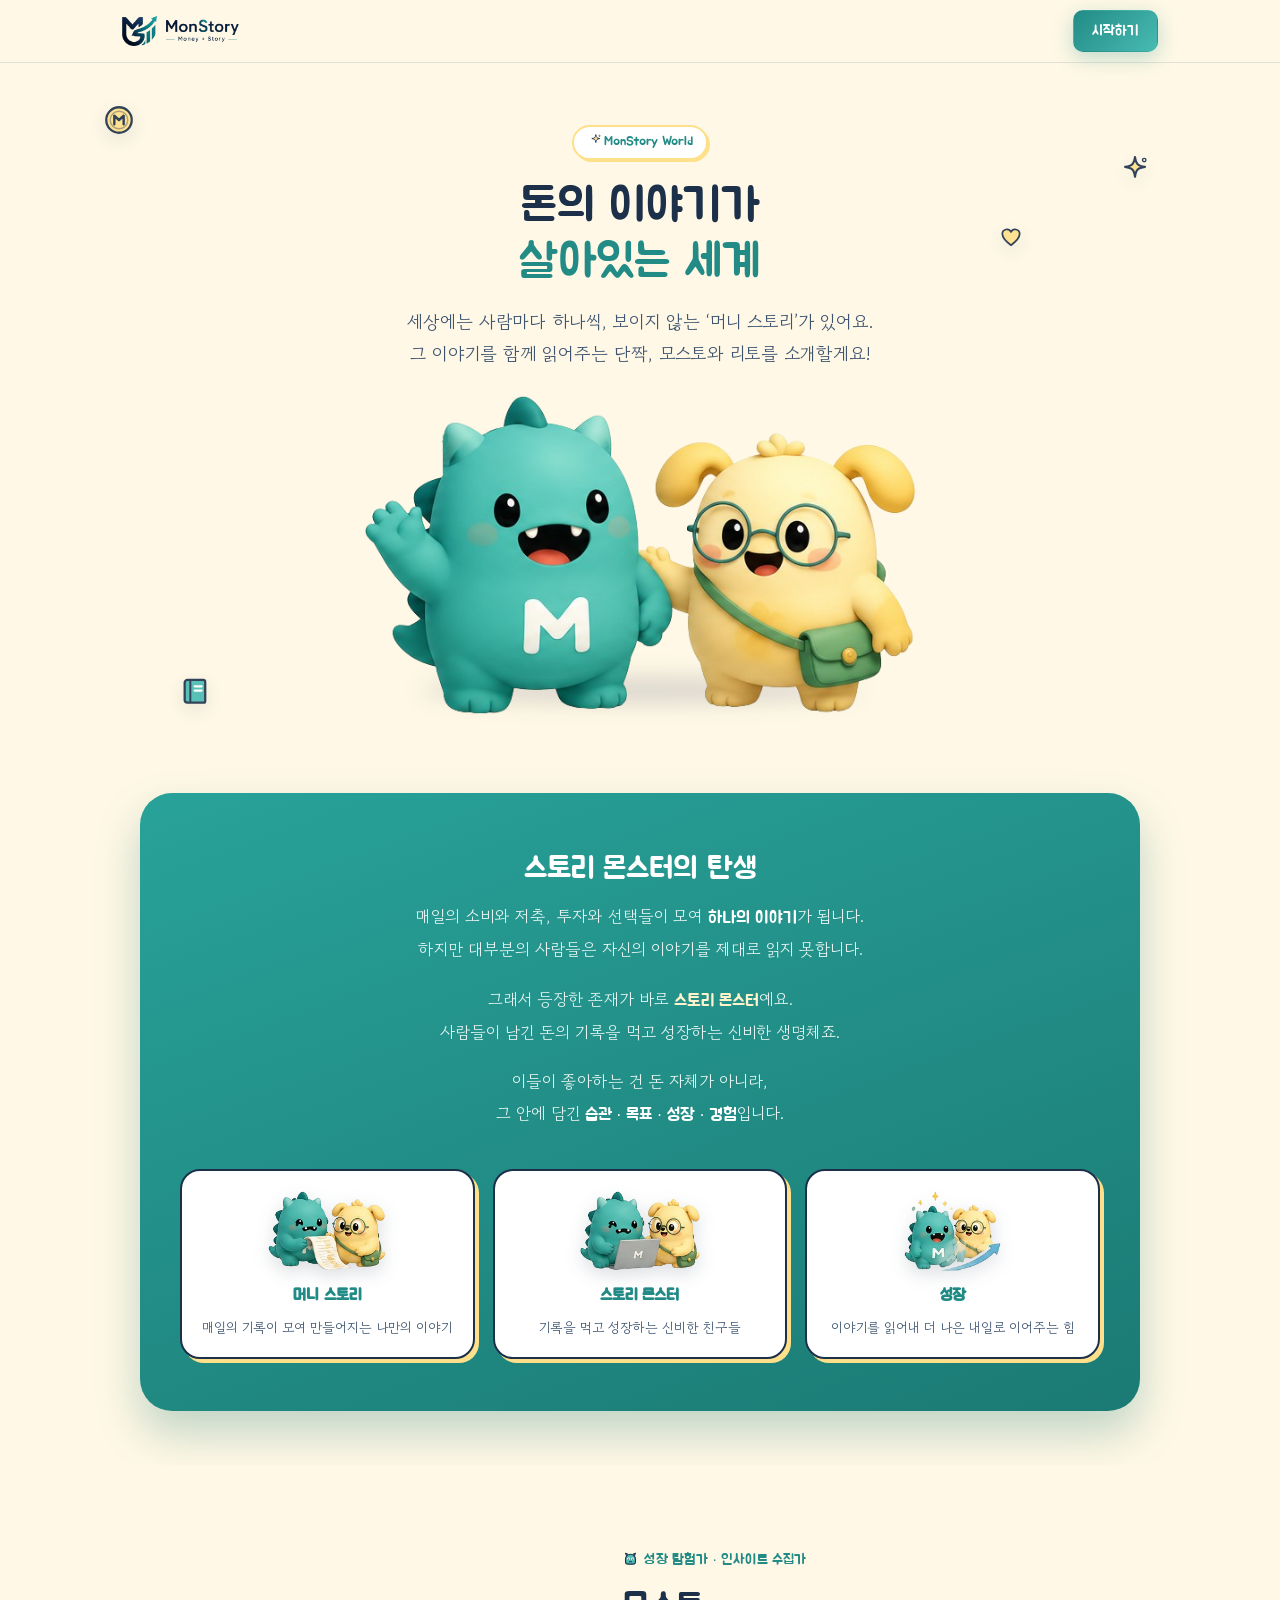
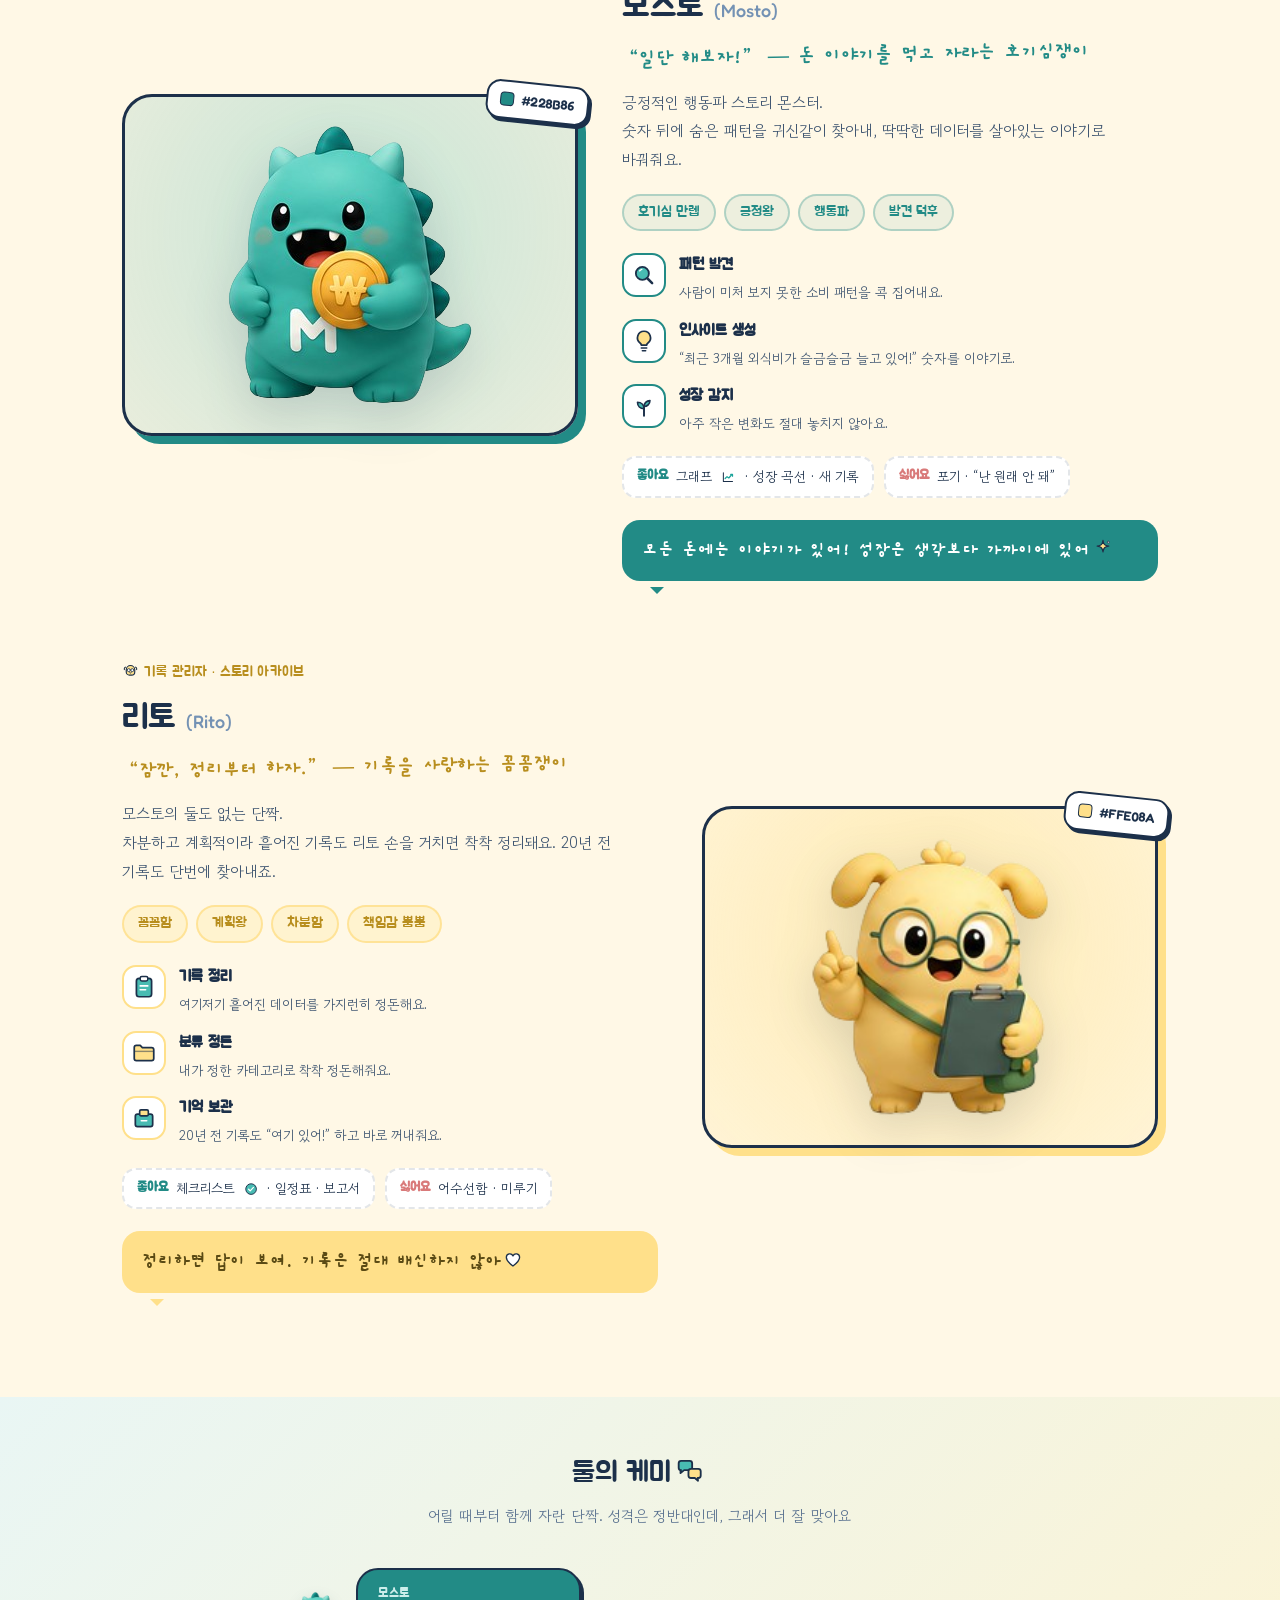
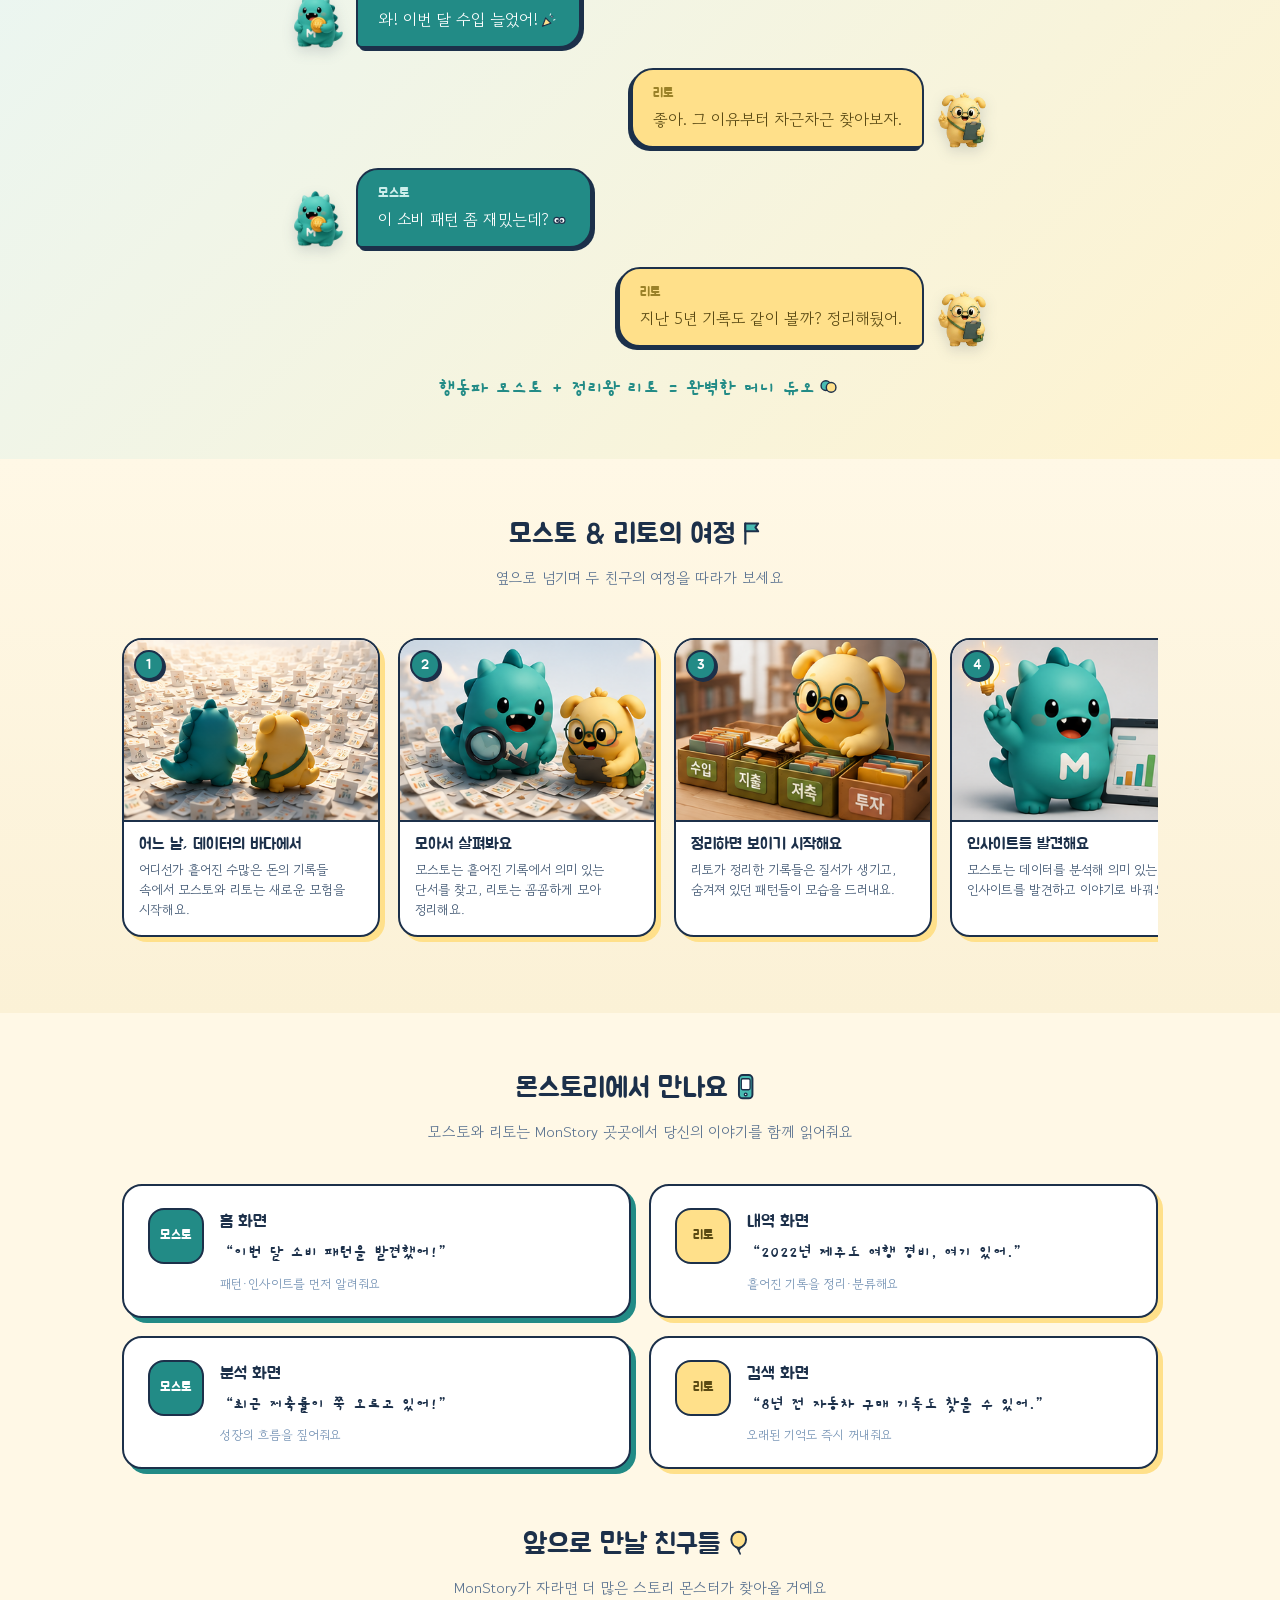
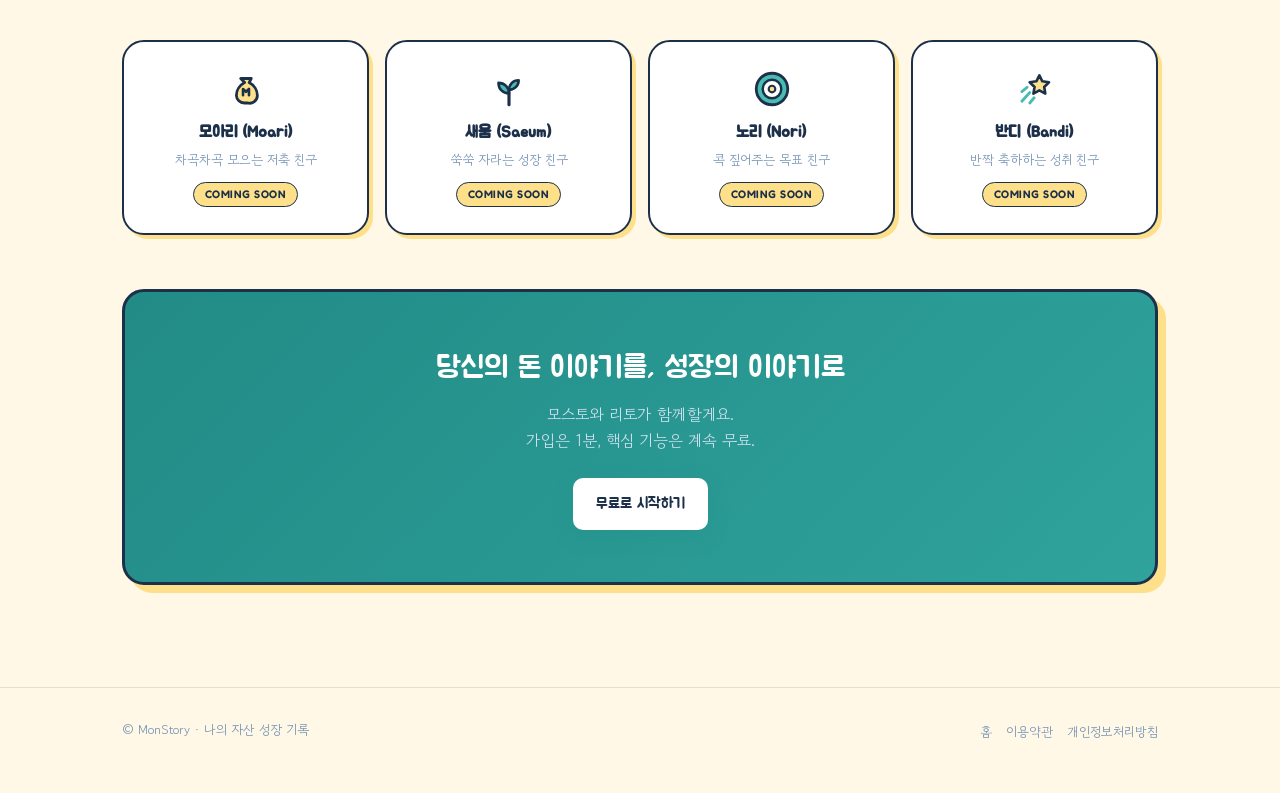
<file: story.html>
<!doctype html>
<html lang="ko">
<head>
<meta charset="UTF-8"/>
<meta name="viewport" content="width=device-width,initial-scale=1.0"/>
<!-- Google Analytics (GA4) -->
<script async src="https://www.googletagmanager.com/gtag/js?id=G-HTZ3LV5EJL"></script>
<script>
window.dataLayer=window.dataLayer||[];
function gtag(){dataLayer.push(arguments);}
gtag('js',new Date());
gtag('config','G-HTZ3LV5EJL');
</script>
<title>MonStory World — 모스토와 리토 이야기</title>
<meta name="description" content="돈의 이야기가 살아있는 세계 MonStory. 기록을 먹고 성장하는 스토리 몬스터, 성장 탐험가 모스토와 기록 관리자 리토를 만나보세요."/>
<link rel="canonical" href="https://home.monstory.app/story"/>
<meta name="robots" content="index,follow"/>
<!-- Open Graph -->
<meta property="og:type" content="article"/>
<meta property="og:site_name" content="MonStory"/>
<meta property="og:title" content="MonStory World — 모스토와 리토 이야기"/>
<meta property="og:description" content="돈의 이야기가 살아있는 세계 MonStory. 기록을 먹고 성장하는 스토리 몬스터, 모스토와 리토를 만나보세요."/>
<meta property="og:url" content="https://home.monstory.app/story"/>
<meta property="og:image" content="https://home.monstory.app/og-image.png"/>
<meta property="og:locale" content="ko_KR"/>
<meta name="twitter:card" content="summary_large_image"/>
<!-- Structured data (JSON-LD) -->
<script type="application/ld+json">
{
  "@context":"https://schema.org",
  "@type":"Article",
  "headline":"MonStory World — 모스토와 리토 이야기",
  "description":"돈의 이야기가 살아있는 세계 MonStory. 기록을 먹고 성장하는 스토리 몬스터, 성장 탐험가 모스토와 기록 관리자 리토를 만나보세요.",
  "image":"https://home.monstory.app/og-image.png",
  "inLanguage":"ko-KR",
  "datePublished":"2026-06-25",
  "dateModified":"2026-06-25",
  "mainEntityOfPage":{"@type":"WebPage","@id":"https://home.monstory.app/story"},
  "author":{"@type":"Organization","name":"MonStory","url":"https://home.monstory.app/"},
  "publisher":{"@type":"Organization","name":"MonStory","logo":{"@type":"ImageObject","url":"https://home.monstory.app/icons/apple-touch-icon.png"}}
}
</script>
<!-- Google AdSense -->
<script async src="https://pagead2.googlesyndication.com/pagead/js/adsbygoogle.js?client=ca-pub-2998248013502526" crossorigin="anonymous"></script>
<link rel="icon" href="/favicon.ico" sizes="any"/>
<link rel="icon" type="image/png" sizes="48x48" href="icons/favicon-48.png?v=5"/>
<link rel="icon" type="image/png" sizes="32x32" href="icons/favicon-32.png?v=5"/>
<link rel="icon" type="image/png" sizes="16x16" href="icons/favicon-16.png?v=5"/>
<link rel="icon" type="image/png" sizes="48x48" href="icons/favicon-dark-48.png?v=5" media="(prefers-color-scheme: dark)"/>
<link rel="icon" type="image/png" sizes="32x32" href="icons/favicon-dark-32.png?v=5" media="(prefers-color-scheme: dark)"/>
<link rel="icon" type="image/png" sizes="16x16" href="icons/favicon-dark-16.png?v=5" media="(prefers-color-scheme: dark)"/>
<link rel="apple-touch-icon" sizes="180x180" href="icons/apple-touch-icon.png"/>
<meta name="theme-color" content="#fff8e6" media="(prefers-color-scheme: light)"/>
<meta name="theme-color" content="#1c304a" media="(prefers-color-scheme: dark)"/>
<link rel="preconnect" href="https://fonts.googleapis.com"/>
<link rel="preconnect" href="https://fonts.gstatic.com" crossorigin/>
<link href="https://fonts.googleapis.com/css2?family=Gowun+Dodum&family=Jua&family=Gaegu:wght@400;700&family=Fredoka:wght@500;600;700&display=swap" rel="stylesheet"/>
<link rel="stylesheet" href="styles.css?v=20261117c"/>
</head>
<body class="story-page">
  <!-- NAV -->
  <div class="nav"><div class="wrap">
    <a href="/"><img src="logo/MonStory_wordmark.png" alt="MonStory"/></a>
    <a class="btn btn-p" href="https://monstory.app/">시작하기</a>
  </div></div>

  <!-- STORY HERO -->
  <header class="story-hero">
    <span class="deco d1"><svg aria-hidden="true" focusable="false" viewBox="0 0 24 24" fill="none"><circle cx="12" cy="12" r="9" fill="#ffe08a" stroke="#1c304a" stroke-width="1.6"/><circle cx="12" cy="12" r="6.2" stroke="#1c304a" stroke-width="1" opacity=".4"/><path d="M8.7 15V9l3.3 3 3.3-3v6" fill="none" stroke="#1c304a" stroke-width="1.7" stroke-linecap="round" stroke-linejoin="round"/></svg></span><span class="deco d2"><svg aria-hidden="true" focusable="false" viewBox="0 0 24 24" fill="none"><path d="M12 2.8c.7 5 2 6.3 7 7-5 .7-6.3 2-7 7-.7-5-2-6.3-7-7 5-.7 6.3-2 7-7Z" fill="#ffe08a" stroke="#1c304a" stroke-width="1.5" stroke-linejoin="round"/><circle cx="18.5" cy="5" r="1.2" fill="#fff" stroke="#1c304a" stroke-width="1"/></svg></span><span class="deco d3"><svg aria-hidden="true" focusable="false" viewBox="0 0 24 24" fill="none"><path d="M6 3.5h11a1.5 1.5 0 0 1 1.5 1.5v13.5a1 1 0 0 1-1 1H6a2 2 0 0 1-2-2V5.5A2 2 0 0 1 6 3.5Z" fill="#48bbb2" stroke="#1c304a" stroke-width="1.6" stroke-linejoin="round"/><path d="M8 3.5v16" stroke="#1c304a" stroke-width="1.4"/><path d="M11 8h5M11 11h5" stroke="#fff" stroke-width="1.5" stroke-linecap="round"/></svg></span><span class="deco d4"><svg aria-hidden="true" focusable="false" viewBox="0 0 24 24" fill="none"><path d="M12 20.5C6.5 16.5 4 13.2 4 10a4.2 4.2 0 0 1 8-1.7A4.2 4.2 0 0 1 20 10c0 3.2-2.5 6.5-8 10.5Z" fill="#ffe08a" stroke="#1c304a" stroke-width="1.6" stroke-linejoin="round"/></svg></span>
    <div class="wrap">
    <span class="badge"><svg aria-hidden="true" focusable="false" class="lbl-ic" viewBox="0 0 24 24" fill="none"><path d="M12 2.8c.7 5 2 6.3 7 7-5 .7-6.3 2-7 7-.7-5-2-6.3-7-7 5-.7 6.3-2 7-7Z" fill="#ffe08a" stroke="#1c304a" stroke-width="1.5" stroke-linejoin="round"/><circle cx="18.5" cy="5" r="1.2" fill="#fff" stroke="#1c304a" stroke-width="1"/></svg>MonStory World</span>
    <h1>돈의 이야기가<br><span class="g">살아있는 세계</span></h1>
    <p class="lede">세상에는 사람마다 하나씩, 보이지 않는 ‘머니 스토리’가 있어요.<br>그 이야기를 함께 읽어주는 단짝, 모스토와 리토를 소개할게요!</p>
    <div class="pair">
      <img src="characters/mosto-rito.png" alt="모스토와 리토" onerror="this.style.display='none';this.nextElementSibling.style.display='flex'"/>
      <div class="shot-ph" style="display:none">🦖 🐶 모스토 &amp; 리토<br>(characters/mosto-rito.png)</div>
    </div>
  </div></header>

  <!-- LORE -->
  <section class="lore"><div class="wrap">
    <div class="lore-box">
      <h2 class="sec-ttl">스토리 몬스터의 탄생</h2>
      <p>매일의 소비와 저축, 투자와 선택들이 모여 <span class="hl">하나의 이야기</span>가 됩니다.<br>하지만 대부분의 사람들은 자신의 이야기를 제대로 읽지 못합니다.</p>
      <p>그래서 등장한 존재가 바로 <span class="hl-t">스토리 몬스터</span>예요.<br>사람들이 남긴 돈의 기록을 먹고 성장하는 신비한 생명체죠.</p>
      <p>이들이 좋아하는 건 돈 자체가 아니라,<br>그 안에 담긴 <span class="hl">습관 · 목표 · 성장 · 경험</span>입니다.</p>
      <div class="terms">
        <div class="term"><div class="term-ch"><img loading="lazy" src="characters/mosto-rito-list.png" alt="모스토와 리토 — 기록"/></div><b>머니 스토리</b><span>매일의 기록이 모여 만들어지는 나만의 이야기</span></div>
        <div class="term"><div class="term-ch"><img loading="lazy" src="characters/mosto-rito-notebook.png" alt="모스토와 리토 — 스토리"/></div><b>스토리 몬스터</b><span>기록을 먹고 성장하는 신비한 친구들</span></div>
        <div class="term"><div class="term-ch"><img loading="lazy" src="characters/mosto-rito-growth.png" alt="모스토와 리토 — 성장"/></div><b>성장</b><span>이야기를 읽어내 더 나은 내일로 이어주는 힘</span></div>
      </div>
    </div>
  </div></section>

  <!-- CHARACTER: MOSTO -->
  <section class="chars"><div class="wrap">
    <div class="char mosto">
      <div class="char-art">
        <span class="color-chip"><i style="background:#228b86"></i>#228B86</span>
        <img loading="lazy" src="characters/mosto.png" alt="모스토" onerror="this.style.display='none';this.nextElementSibling.style.display='flex'"/>
        <div class="shot-ph" style="display:none">🦖 모스토<br>(characters/mosto.png)</div>
      </div>
      <div class="char-info">
        <div class="char-eyebrow"><svg aria-hidden="true" focusable="false" viewBox="0 0 24 24" fill="none"><path d="M6.5 8 5 4.5 8.5 6M17.5 8 19 4.5 15.5 6" fill="#48bbb2" stroke="#1c304a" stroke-width="1.5" stroke-linejoin="round"/><path d="M5 13a7 7 0 0 1 14 0v3.5A3.5 3.5 0 0 1 15.5 20h-7A3.5 3.5 0 0 1 5 16.5z" fill="#48bbb2" stroke="#1c304a" stroke-width="1.6" stroke-linejoin="round"/><circle cx="9.3" cy="12.5" r="1.9" fill="#fff"/><circle cx="14.7" cy="12.5" r="1.9" fill="#fff"/><circle cx="9.3" cy="12.8" r=".9" fill="#1c304a"/><circle cx="14.7" cy="12.8" r=".9" fill="#1c304a"/><path d="M10.5 16.5h3" stroke="#1c304a" stroke-width="1.3" stroke-linecap="round"/></svg>성장 탐험가 · 인사이트 수집가</div>
        <h2 class="char-name">모스토 <small style="font-size:18px;color:var(--t3)">(Mosto)</small></h2>
        <p class="char-tag">“일단 해보자!” — 돈 이야기를 먹고 자라는 호기심쟁이</p>
        <p class="char-desc">긍정적인 행동파 스토리 몬스터.<br>숫자 뒤에 숨은 패턴을 귀신같이 찾아내, 딱딱한 데이터를 살아있는 이야기로 바꿔줘요.</p>
        <div class="char-traits"><span class="trait">호기심 만렙</span><span class="trait">긍정왕</span><span class="trait">행동파</span><span class="trait">발견 덕후</span></div>
        <div class="ability"><div class="ab-ic"><svg aria-hidden="true" focusable="false" viewBox="0 0 24 24" fill="none"><circle cx="10.5" cy="10.5" r="6" fill="#48bbb2" stroke="#1c304a" stroke-width="1.7"/><path d="M8 8.2a3 3 0 0 1 2-1.4" stroke="#fff" stroke-width="1.3" stroke-linecap="round"/><path d="M15 15l4.5 4.5" stroke="#1c304a" stroke-width="2.3" stroke-linecap="round"/></svg></div><div><b>패턴 발견</b><span>사람이 미처 보지 못한 소비 패턴을 콕 집어내요.</span></div></div>
        <div class="ability"><div class="ab-ic"><svg aria-hidden="true" focusable="false" viewBox="0 0 24 24" fill="none"><path d="M12 3a6 6 0 0 1 3.6 10.8c-.7.5-1.1 1.1-1.1 2H9.5c0-.9-.4-1.5-1.1-2A6 6 0 0 1 12 3Z" fill="#ffe08a" stroke="#1c304a" stroke-width="1.6" stroke-linejoin="round"/><path d="M9.5 18.5h5M10.5 21h3" stroke="#1c304a" stroke-width="1.5" stroke-linecap="round"/></svg></div><div><b>인사이트 생성</b><span>“최근 3개월 외식비가 슬금슬금 늘고 있어!” 숫자를 이야기로.</span></div></div>
        <div class="ability"><div class="ab-ic"><svg aria-hidden="true" focusable="false" viewBox="0 0 24 24" fill="none"><path d="M12 21v-7.5" stroke="#1c304a" stroke-width="1.8" stroke-linecap="round"/><path d="M12 14.5C12 11 9.5 8.5 6 8.5c0 3.5 2.5 6 6 6Z" fill="#48bbb2" stroke="#1c304a" stroke-width="1.5" stroke-linejoin="round"/><path d="M12 12.5c0-3 2.2-5.5 5.5-5.5 0 3.2-2.5 5.5-5.5 5.5Z" fill="#48bbb2" stroke="#1c304a" stroke-width="1.5" stroke-linejoin="round"/></svg></div><div><b>성장 감지</b><span>아주 작은 변화도 절대 놓치지 않아요.</span></div></div>
        <div class="likes">
          <span class="like up"><b>좋아요</b> 그래프<svg aria-hidden="true" focusable="false" class="lbl-ic" viewBox="0 0 24 24" fill="none"><path d="M4 4.5v15h15.5" stroke="#1c304a" stroke-width="1.7" stroke-linecap="round" stroke-linejoin="round"/><path d="M7 14.5l3.2-3.2 3 2.2 4.8-5.5" stroke="#1aa39a" stroke-width="2.1" stroke-linecap="round" stroke-linejoin="round"/><path d="M16.5 7.5h3v3" stroke="#1aa39a" stroke-width="2.1" stroke-linecap="round" stroke-linejoin="round"/></svg> · 성장 곡선 · 새 기록</span>
          <span class="like down"><b>싫어요</b> 포기 · “난 원래 안 돼”</span>
        </div>
        <p class="char-quote">모든 돈에는 이야기가 있어! 성장은 생각보다 가까이에 있어<svg aria-hidden="true" focusable="false" class="lbl-ic" viewBox="0 0 24 24" fill="none"><path d="M12 2.8c.7 5 2 6.3 7 7-5 .7-6.3 2-7 7-.7-5-2-6.3-7-7 5-.7 6.3-2 7-7Z" fill="#ffe08a" stroke="#1c304a" stroke-width="1.5" stroke-linejoin="round"/><circle cx="18.5" cy="5" r="1.2" fill="#fff" stroke="#1c304a" stroke-width="1"/></svg></p>
      </div>
    </div>

    <!-- CHARACTER: RITO -->
    <div class="char rito">
      <div class="char-art">
        <span class="color-chip"><i style="background:#ffe08a"></i>#FFE08A</span>
        <img loading="lazy" src="characters/rito.png" alt="리토" onerror="this.style.display='none';this.nextElementSibling.style.display='flex'"/>
        <div class="shot-ph" style="display:none">🐶 리토<br>(characters/rito.png)</div>
      </div>
      <div class="char-info">
        <div class="char-eyebrow"><svg aria-hidden="true" focusable="false" viewBox="0 0 24 24" fill="none"><path d="M5.5 7c-1.8.3-2.8 2.3-2 4.3M18.5 7c1.8.3 2.8 2.3 2 4.3" fill="#ffe08a" stroke="#1c304a" stroke-width="1.5" stroke-linejoin="round"/><path d="M6 11a6 6 0 0 1 12 0v3a4.5 4.5 0 0 1-4.5 4.5h-3A4.5 4.5 0 0 1 6 14z" fill="#ffe08a" stroke="#1c304a" stroke-width="1.6" stroke-linejoin="round"/><circle cx="9.5" cy="11.5" r="2.1" fill="#fff" stroke="#1c304a" stroke-width="1.2"/><circle cx="14.5" cy="11.5" r="2.1" fill="#fff" stroke="#1c304a" stroke-width="1.2"/><path d="M11.6 11.5h.8" stroke="#1c304a" stroke-width="1.1"/><path d="M11 15.2c.6.5 1.4.5 2 0" stroke="#1c304a" stroke-width="1.3" stroke-linecap="round"/></svg>기록 관리자 · 스토리 아카이브</div>
        <h2 class="char-name">리토 <small style="font-size:18px;color:var(--t3)">(Rito)</small></h2>
        <p class="char-tag">“잠깐, 정리부터 하자.” — 기록을 사랑하는 꼼꼼쟁이</p>
        <p class="char-desc">모스토의 둘도 없는 단짝.<br>차분하고 계획적이라 흩어진 기록도 리토 손을 거치면 착착 정리돼요. 20년 전 기록도 단번에 찾아내죠.</p>
        <div class="char-traits"><span class="trait">꼼꼼함</span><span class="trait">계획왕</span><span class="trait">차분함</span><span class="trait">책임감 뿜뿜</span></div>
        <div class="ability"><div class="ab-ic"><svg aria-hidden="true" focusable="false" viewBox="0 0 24 24" fill="none"><rect x="5" y="4" width="14" height="17" rx="2.5" fill="#48bbb2" stroke="#1c304a" stroke-width="1.6"/><rect x="8.5" y="2.4" width="7" height="4" rx="1.5" fill="#fff" stroke="#1c304a" stroke-width="1.4"/><path d="M8.5 11h7M8.5 14.5h5" stroke="#fff" stroke-width="1.5" stroke-linecap="round"/></svg></div><div><b>기록 정리</b><span>여기저기 흩어진 데이터를 가지런히 정돈해요.</span></div></div>
        <div class="ability"><div class="ab-ic"><svg aria-hidden="true" focusable="false" viewBox="0 0 24 24" fill="none"><path d="M3 7a2 2 0 0 1 2-2h3.5l2 2H19a2 2 0 0 1 2 2v8a2 2 0 0 1-2 2H5a2 2 0 0 1-2-2z" fill="#ffe08a" stroke="#1c304a" stroke-width="1.6" stroke-linejoin="round"/><path d="M3 10.5h18" stroke="#1c304a" stroke-width="1.3" opacity=".5"/></svg></div><div><b>분류 정돈</b><span>내가 정한 카테고리로 착착 정돈해줘요.</span></div></div>
        <div class="ability"><div class="ab-ic"><svg aria-hidden="true" focusable="false" viewBox="0 0 24 24" fill="none"><rect x="4" y="8.5" width="16" height="11.5" rx="2" fill="#48bbb2" stroke="#1c304a" stroke-width="1.6"/><rect x="8" y="4.5" width="8" height="5.5" rx="1.2" fill="#ffe08a" stroke="#1c304a" stroke-width="1.5"/><path d="M9.5 14.5h5" stroke="#fff" stroke-width="1.5" stroke-linecap="round"/></svg></div><div><b>기억 보관</b><span>20년 전 기록도 “여기 있어!” 하고 바로 꺼내줘요.</span></div></div>
        <div class="likes">
          <span class="like up"><b>좋아요</b> 체크리스트<svg aria-hidden="true" focusable="false" class="lbl-ic" viewBox="0 0 24 24" fill="none"><circle cx="12" cy="12" r="9" fill="#48bbb2" stroke="#1c304a" stroke-width="1.6"/><path d="M7.8 12.3l2.7 2.7 5.5-5.8" stroke="#fff" stroke-width="2.1" stroke-linecap="round" stroke-linejoin="round"/></svg> · 일정표 · 보고서</span>
          <span class="like down"><b>싫어요</b> 어수선함 · 미루기</span>
        </div>
        <p class="char-quote">정리하면 답이 보여. 기록은 절대 배신하지 않아<svg aria-hidden="true" focusable="false" class="lbl-ic" viewBox="0 0 24 24" fill="none"><path d="M12 20.5C6.5 16.5 4 13.2 4 10a4.2 4.2 0 0 1 8-1.7A4.2 4.2 0 0 1 20 10c0 3.2-2.5 6.5-8 10.5Z" fill="#fff" stroke="#1c304a" stroke-width="1.6" stroke-linejoin="round"/></svg></p>
      </div>
    </div>
  </div></section>

  <!-- DIALOGUE -->
  <section class="dialog"><div class="wrap">
    <h2 class="sec-ttl">둘의 케미<svg aria-hidden="true" focusable="false" class="lbl-ic" viewBox="0 0 24 24" fill="none"><path d="M3 6A2 2 0 0 1 5 4h7a2 2 0 0 1 2 2v3.5a2 2 0 0 1-2 2H7.5L4.5 14v-2.5H5a2 2 0 0 1-2-2Z" fill="#48bbb2" stroke="#1c304a" stroke-width="1.5" stroke-linejoin="round"/><path d="M11 12.5a2 2 0 0 1 2-2h6a2 2 0 0 1 2 2V16a2 2 0 0 1-2 2h-.5l.3 2.2-2.6-2.2H13a2 2 0 0 1-2-2Z" fill="#ffe08a" stroke="#1c304a" stroke-width="1.5" stroke-linejoin="round"/></svg></h2>
    <p class="sec-sub">어릴 때부터 함께 자란 단짝. 성격은 정반대인데, 그래서 더 잘 맞아요</p>
    <div class="dialog-wrap">
      <div class="msg m"><img class="msg-ch" loading="lazy" src="characters/mosto.png" alt="모스토"/><div class="bubble m"><span class="who">모스토</span>와! 이번 달 수입 늘었어!<svg aria-hidden="true" focusable="false" class="lbl-ic" viewBox="0 0 24 24" fill="none"><path d="M3.5 20.5 8 8.5l7.5 7.5z" fill="#ffe08a" stroke="#1c304a" stroke-width="1.6" stroke-linejoin="round"/><circle cx="17" cy="6.5" r="1.2" fill="#fff" stroke="#1c304a" stroke-width="1.1"/><path d="M19.5 11.5l1.8-.6M14.5 4.5l.5-1.8" stroke="#fff" stroke-width="1.4" stroke-linecap="round"/></svg></div></div>
      <div class="msg r"><img class="msg-ch" loading="lazy" src="characters/rito.png" alt="리토"/><div class="bubble r"><span class="who">리토</span>좋아. 그 이유부터 차근차근 찾아보자.</div></div>
      <div class="msg m"><img class="msg-ch" loading="lazy" src="characters/mosto.png" alt="모스토"/><div class="bubble m"><span class="who">모스토</span>이 소비 패턴 좀 재밌는데?<svg aria-hidden="true" focusable="false" class="lbl-ic" viewBox="0 0 24 24" fill="none"><circle cx="8.3" cy="12" r="4.3" fill="#fff" stroke="#1c304a" stroke-width="1.6"/><circle cx="15.7" cy="12" r="4.3" fill="#fff" stroke="#1c304a" stroke-width="1.6"/><circle cx="9" cy="12.6" r="1.8" fill="#1c304a"/><circle cx="15" cy="12.6" r="1.8" fill="#1c304a"/></svg></div></div>
      <div class="msg r"><img class="msg-ch" loading="lazy" src="characters/rito.png" alt="리토"/><div class="bubble r"><span class="who">리토</span>지난 5년 기록도 같이 볼까? 정리해뒀어.</div></div>
    </div>
    <p class="punch">행동파 모스토 + 정리왕 리토 = 완벽한 머니 듀오<svg aria-hidden="true" focusable="false" class="lbl-ic" viewBox="0 0 24 24" fill="none"><circle cx="9" cy="11" r="5.5" fill="#48bbb2" stroke="#1c304a" stroke-width="1.6"/><circle cx="15" cy="13" r="5.5" fill="#ffe08a" stroke="#1c304a" stroke-width="1.6"/></svg></p>
  </div></section>

  <!-- JOURNEY -->
  <section class="journey"><div class="wrap">
    <h2 class="sec-ttl">모스토 &amp; 리토의 여정<svg aria-hidden="true" focusable="false" class="lbl-ic" viewBox="0 0 24 24" fill="none"><path d="M6 21V4.5" stroke="#1c304a" stroke-width="1.8" stroke-linecap="round"/><path d="M6 4.5h10.5l-2.3 3.2 2.3 3.2H6z" fill="#48bbb2" stroke="#1c304a" stroke-width="1.6" stroke-linejoin="round"/></svg></h2>
    <p class="sec-sub">옆으로 넘기며 두 친구의 여정을 따라가 보세요</p>
    <div class="journey-track">
      <div class="jcard"><div class="jimg"><span class="jnum">1</span><img loading="lazy" src="journey/01.png" alt="어느 날, 데이터의 바다에서" onerror="this.style.display='none';this.nextElementSibling.style.display='flex'"/><div class="ph" style="display:none">① 데이터의 바다</div></div><div class="jbody"><h3>어느 날, 데이터의 바다에서</h3><p>어디선가 흩어진 수많은 돈의 기록들 속에서 모스토와 리토는 새로운 모험을 시작해요.</p></div></div>
      <div class="jcard"><div class="jimg"><span class="jnum">2</span><img loading="lazy" src="journey/02.png" alt="모아서 살펴봐요" onerror="this.style.display='none';this.nextElementSibling.style.display='flex'"/><div class="ph" style="display:none">② 모아서 살펴봐요</div></div><div class="jbody"><h3>모아서 살펴봐요</h3><p>모스토는 흩어진 기록에서 의미 있는 단서를 찾고, 리토는 꼼꼼하게 모아 정리해요.</p></div></div>
      <div class="jcard"><div class="jimg"><span class="jnum">3</span><img loading="lazy" src="journey/03.png" alt="정리하면 보이기 시작해요" onerror="this.style.display='none';this.nextElementSibling.style.display='flex'"/><div class="ph" style="display:none">③ 정리하면 보여요</div></div><div class="jbody"><h3>정리하면 보이기 시작해요</h3><p>리토가 정리한 기록들은 질서가 생기고, 숨겨져 있던 패턴들이 모습을 드러내요.</p></div></div>
      <div class="jcard"><div class="jimg"><span class="jnum">4</span><img loading="lazy" src="journey/04.png" alt="인사이트를 발견해요" onerror="this.style.display='none';this.nextElementSibling.style.display='flex'"/><div class="ph" style="display:none">④ 인사이트 발견</div></div><div class="jbody"><h3>인사이트를 발견해요</h3><p>모스토는 데이터를 분석해 의미 있는 인사이트를 발견하고 이야기로 바꿔요.</p></div></div>
      <div class="jcard"><div class="jimg"><span class="jnum">5</span><img loading="lazy" src="journey/05.png" alt="함께 이야기해요" onerror="this.style.display='none';this.nextElementSibling.style.display='flex'"/><div class="ph" style="display:none">⑤ 함께 이야기해요</div></div><div class="jbody"><h3>함께 이야기해요</h3><p>두 친구는 함께 데이터를 살펴보고, 당신의 돈 이야기를 이해해요.</p></div></div>
      <div class="jcard"><div class="jimg"><span class="jnum">6</span><img loading="lazy" src="journey/06.png" alt="목표를 세워요" onerror="this.style.display='none';this.nextElementSibling.style.display='flex'"/><div class="ph" style="display:none">⑥ 목표를 세워요</div></div><div class="jbody"><h3>목표를 세워요</h3><p>당신의 꿈과 목표를 토대로, 더 나은 미래를 위한 계획을 세워요.</p></div></div>
      <div class="jcard"><div class="jimg"><span class="jnum">7</span><img loading="lazy" src="journey/07.png" alt="매일을 기록해요" onerror="this.style.display='none';this.nextElementSibling.style.display='flex'"/><div class="ph" style="display:none">⑦ 매일을 기록해요</div></div><div class="jbody"><h3>매일을 기록해요</h3><p>매일의 수입과 지출, 작은 메모까지 차곡차곡 기록해요.</p></div></div>
      <div class="jcard"><div class="jimg"><span class="jnum">8</span><img loading="lazy" src="journey/08.png" alt="성장을 확인해요" onerror="this.style.display='none';this.nextElementSibling.style.display='flex'"/><div class="ph" style="display:none">⑧ 성장을 확인해요</div></div><div class="jbody"><h3>성장을 확인해요</h3><p>시간이 지나고, 꾸준한 기록과 분석으로 눈에 보이는 성장이 나타나요.</p></div></div>
      <div class="jcard"><div class="jimg"><span class="jnum">9</span><img loading="lazy" src="journey/09.png" alt="새로운 가능성을 찾아요" onerror="this.style.display='none';this.nextElementSibling.style.display='flex'"/><div class="ph" style="display:none">⑨ 새 가능성</div></div><div class="jbody"><h3>새로운 가능성을 찾아요</h3><p>두 친구는 더 나은 선택과 기회를 찾기 위해 다양한 가능성을 탐색해요.</p></div></div>
      <div class="jcard"><div class="jimg"><span class="jnum">10</span><img loading="lazy" src="journey/10.png" alt="어려움도 함께 이겨내요" onerror="this.style.display='none';this.nextElementSibling.style.display='flex'"/><div class="ph" style="display:none">⑩ 어려움도 함께</div></div><div class="jbody"><h3>어려움도 함께 이겨내요</h3><p>때로는 예상치 못한 어려움도 생기지만, 함께라서 더 잘 이겨낼 수 있어요.</p></div></div>
      <div class="jcard"><div class="jimg"><span class="jnum">11</span><img loading="lazy" src="journey/11.png" alt="더 큰 미래를 그려요" onerror="this.style.display='none';this.nextElementSibling.style.display='flex'"/><div class="ph" style="display:none">⑪ 더 큰 미래</div></div><div class="jbody"><h3>더 큰 미래를 그려요</h3><p>기록이 쌓이고, 경험이 쌓여 더 큰 꿈과 미래를 그릴 수 있게 돼요.</p></div></div>
      <div class="jcard"><div class="jimg"><span class="jnum">12</span><img loading="lazy" src="journey/12.png" alt="우리는 최고의 팀!" onerror="this.style.display='none';this.nextElementSibling.style.display='flex'"/><div class="ph" style="display:none">⑫ 우리는 최고의 팀!</div></div><div class="jbody"><h3>우리는 최고의 팀!</h3><p>모스토와 리토는 앞으로도 함께 당신의 돈 이야기를 성장으로 바꿔갈 거예요!</p></div></div>
    </div>
  </div></section>

  <!-- ROLES IN APP -->
  <section><div class="wrap">
    <h2 class="sec-ttl">몬스토리에서 만나요<svg aria-hidden="true" focusable="false" class="lbl-ic" viewBox="0 0 24 24" fill="none"><rect x="6.5" y="2.5" width="11" height="19" rx="3" fill="#48bbb2" stroke="#1c304a" stroke-width="1.6"/><rect x="8.4" y="5.5" width="7.2" height="9" rx="1.2" fill="#fff" stroke="#1c304a" stroke-width="1.1"/><circle cx="12" cy="18.3" r="1.1" fill="#fff" stroke="#1c304a" stroke-width="1.1"/></svg></h2>
    <p class="sec-sub">모스토와 리토는 MonStory 곳곳에서 당신의 이야기를 함께 읽어줘요</p>
    <div class="roles">
      <div class="role m"><div class="role-by">모스토</div><div><h3>홈 화면</h3><p class="said">“이번 달 소비 패턴을 발견했어!”</p><span class="scene">패턴·인사이트를 먼저 알려줘요</span></div></div>
      <div class="role r"><div class="role-by">리토</div><div><h3>내역 화면</h3><p class="said">“2022년 제주도 여행 경비, 여기 있어.”</p><span class="scene">흩어진 기록을 정리·분류해요</span></div></div>
      <div class="role m"><div class="role-by">모스토</div><div><h3>분석 화면</h3><p class="said">“최근 저축률이 쭉 오르고 있어!”</p><span class="scene">성장의 흐름을 짚어줘요</span></div></div>
      <div class="role r"><div class="role-by">리토</div><div><h3>검색 화면</h3><p class="said">“8년 전 자동차 구매 기록도 찾을 수 있어.”</p><span class="scene">오래된 기억도 즉시 꺼내줘요</span></div></div>
    </div>
  </div></section>

  <!-- FUTURE -->
  <section style="padding-top:0"><div class="wrap">
    <h2 class="sec-ttl">앞으로 만날 친구들<svg aria-hidden="true" focusable="false" class="lbl-ic" viewBox="0 0 24 24" fill="none"><path d="M12 3a6.2 6.2 0 0 1 6 6.3c0 3.7-2.7 6.3-6 7-3.3-.7-6-3.3-6-7A6.2 6.2 0 0 1 12 3Z" fill="#ffe08a" stroke="#1c304a" stroke-width="1.6" stroke-linejoin="round"/><path d="M10.8 16.2h2.4L12 18.2Z" fill="#ffe08a" stroke="#1c304a" stroke-width="1.4" stroke-linejoin="round"/><path d="M12 18.2c0 1.5 1.2 1.6 1.2 3" stroke="#1c304a" stroke-width="1.3" fill="none" stroke-linecap="round"/></svg></h2>
    <p class="sec-sub">MonStory가 자라면 더 많은 스토리 몬스터가 찾아올 거예요</p>
    <div class="future-grid">
      <div class="future"><div class="em"><svg aria-hidden="true" focusable="false" viewBox="0 0 24 24" fill="none"><path d="M9 6h6l-1.2 2.3c3 1.6 4.7 4.7 4.7 7.4A4.5 4.5 0 0 1 13 20h-2A4.5 4.5 0 0 1 6.5 15.7c0-2.7 1.7-5.8 4.7-7.4z" fill="#ffe08a" stroke="#1c304a" stroke-width="1.6" stroke-linejoin="round"/><path d="M10.3 15.5V12l1.7 1.6 1.7-1.6v3.5" stroke="#1c304a" stroke-width="1.5" stroke-linecap="round" stroke-linejoin="round"/></svg></div><b>모아리 (Moari)</b><span>차곡차곡 모으는 저축 친구</span><div class="soon">COMING SOON</div></div>
      <div class="future"><div class="em"><svg aria-hidden="true" focusable="false" viewBox="0 0 24 24" fill="none"><path d="M12 21v-7.5" stroke="#1c304a" stroke-width="1.8" stroke-linecap="round"/><path d="M12 14.5C12 11 9.5 8.5 6 8.5c0 3.5 2.5 6 6 6Z" fill="#48bbb2" stroke="#1c304a" stroke-width="1.5" stroke-linejoin="round"/><path d="M12 12.5c0-3 2.2-5.5 5.5-5.5 0 3.2-2.5 5.5-5.5 5.5Z" fill="#48bbb2" stroke="#1c304a" stroke-width="1.5" stroke-linejoin="round"/></svg></div><b>새움 (Saeum)</b><span>쑥쑥 자라는 성장 친구</span><div class="soon">COMING SOON</div></div>
      <div class="future"><div class="em"><svg aria-hidden="true" focusable="false" viewBox="0 0 24 24" fill="none"><circle cx="12" cy="12" r="9" fill="#48bbb2" stroke="#1c304a" stroke-width="1.6"/><circle cx="12" cy="12" r="5.3" fill="#fff" stroke="#1c304a" stroke-width="1.4"/><circle cx="12" cy="12" r="1.9" fill="#ffe08a" stroke="#1c304a" stroke-width="1.2"/></svg></div><b>노리 (Nori)</b><span>콕 짚어주는 목표 친구</span><div class="soon">COMING SOON</div></div>
      <div class="future"><div class="em"><svg aria-hidden="true" focusable="false" viewBox="0 0 24 24" fill="none"><path d="M14.5 4.2l1.7 3.4 3.8.55-2.75 2.68.65 3.78-3.4-1.79-3.4 1.79.65-3.78L8.97 8.15l3.8-.55z" fill="#ffe08a" stroke="#1c304a" stroke-width="1.5" stroke-linejoin="round"/><path d="M9 14l-4.5 5M7.5 11l-3 2.5M11.5 17l-2.5 3" stroke="#48bbb2" stroke-width="1.6" stroke-linecap="round"/></svg></div><b>반디 (Bandi)</b><span>반짝 축하하는 성취 친구</span><div class="soon">COMING SOON</div></div>
    </div>
  </div></section>

  <!-- CTA -->
  <section style="padding-top:0"><div class="wrap">
    <div class="cta">
      <h2>당신의 돈 이야기를, 성장의 이야기로</h2>
      <p>모스토와 리토가 함께할게요.<br>가입은 1분, 핵심 기능은 계속 무료.</p>
      <a class="btn btn-p" href="https://monstory.app/" style="background:#fff;color:var(--navy)">무료로 시작하기</a>
    </div>
  </div></section>

  <footer><div class="wrap">
    <span class="cp">© MonStory · 나의 자산 성장 기록</span>
    <span class="links"><a href="/">홈</a><a href="https://monstory.app/terms.html">이용약관</a><a href="https://monstory.app/privacy.html">개인정보처리방침</a></span>
  </div></footer>
</body>
</html>
</file>
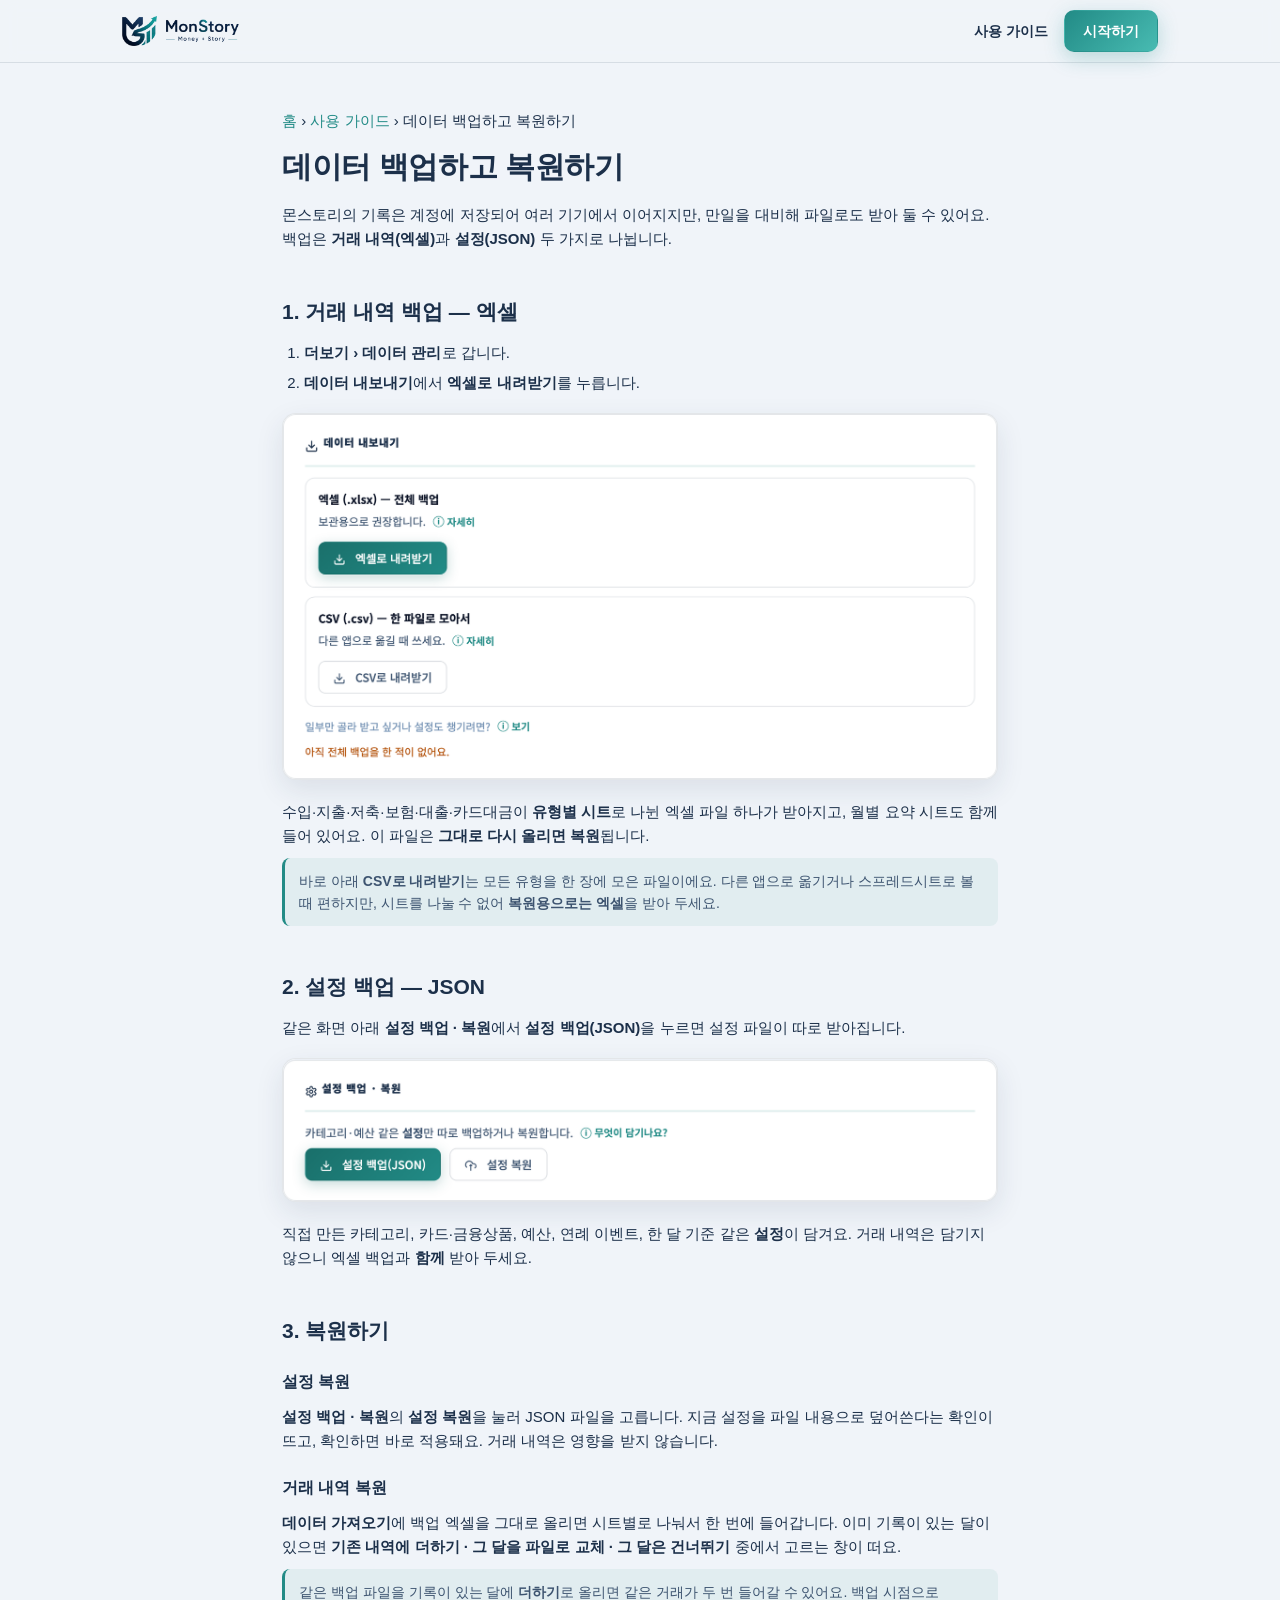
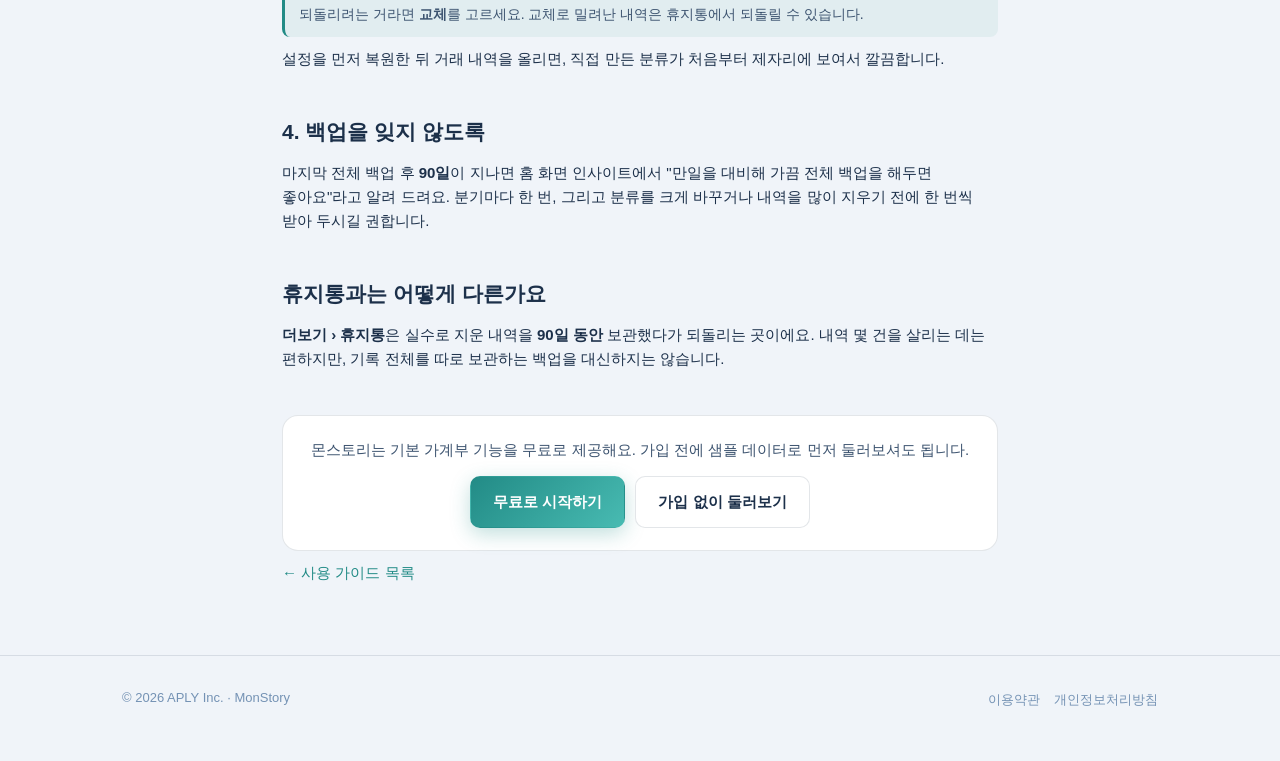
<file: guide/backup.html>
<!doctype html>
<html lang="ko">
<head>
<meta charset="UTF-8"/>
<meta name="viewport" content="width=device-width,initial-scale=1.0"/>
<!-- Google Analytics (GA4) -->
<script async src="https://www.googletagmanager.com/gtag/js?id=G-HTZ3LV5EJL"></script>
<script>
window.dataLayer=window.dataLayer||[];
function gtag(){dataLayer.push(arguments);}
gtag('js',new Date());
gtag('config','G-HTZ3LV5EJL');
</script>
<title>가계부 데이터 백업하고 복원하기 — MonStory 사용 가이드</title>
<meta name="description" content="몬스토리 거래 내역을 엑셀로, 설정을 JSON으로 백업하고 다시 복원하는 방법. 백업 알림과 휴지통의 차이도 정리했어요."/>
<link rel="canonical" href="https://home.monstory.app/guide/backup"/>
<meta name="robots" content="index,follow"/>
<meta property="og:type" content="article"/>
<meta property="og:site_name" content="MonStory"/>
<meta property="og:title" content="가계부 데이터 백업하고 복원하기 — MonStory 사용 가이드"/>
<meta property="og:description" content="몬스토리 거래 내역을 엑셀로, 설정을 JSON으로 백업하고 다시 복원하는 방법. 백업 알림과 휴지통의 차이도 정리했어요."/>
<meta property="og:url" content="https://home.monstory.app/guide/backup"/>
<meta property="og:image" content="https://home.monstory.app/og-image.png"/>
<meta property="og:locale" content="ko_KR"/>
<meta name="twitter:card" content="summary_large_image"/>
<link rel="icon" href="/favicon.ico" sizes="any"/>
<link rel="icon" type="image/png" sizes="32x32" href="/icons/favicon-32.png?v=5"/>
<link rel="apple-touch-icon" sizes="180x180" href="/icons/apple-touch-icon.png"/>
<meta name="theme-color" content="#f0f4f9"/>
<link rel="stylesheet" href="/styles.css?v=20261117c"/>
</head>
<body class="guide-page">
  <div class="nav"><div class="wrap">
    <a href="/"><img src="/logo/MonStory_wordmark.png" alt="MonStory"/></a>
    <span class="nav-r"><a class="nav-link" href="/guide/">사용 가이드</a><a class="btn btn-p" href="https://monstory.app/">시작하기</a></span>
  </div></div>

  <main class="guide-wrap">
    <p class="guide-crumb"><a href="/">홈</a> › <a href="/guide/">사용 가이드</a> › 데이터 백업하고 복원하기</p>
    <h1>데이터 백업하고 복원하기</h1>
    <p class="guide-lead">몬스토리의 기록은 계정에 저장되어 여러 기기에서 이어지지만, 만일을 대비해 파일로도 받아 둘 수 있어요. 백업은 <b>거래 내역(엑셀)</b>과 <b>설정(JSON)</b> 두 가지로 나뉩니다.</p>

    <h2>1. 거래 내역 백업 — 엑셀</h2>
    <ol>
      <li><b>더보기 › 데이터 관리</b>로 갑니다.</li>
      <li><b>데이터 내보내기</b>에서 <b>엑셀로 내려받기</b>를 누릅니다.</li>
    </ol>
    <figure class="guide-img"><img src="/guide/img/export-area.png" alt="데이터 관리 › 데이터 내보내기 화면" loading="lazy"/></figure>
    <p>수입·지출·저축·보험·대출·카드대금이 <b>유형별 시트</b>로 나뉜 엑셀 파일 하나가 받아지고, 월별 요약 시트도 함께 들어 있어요. 이 파일은 <b>그대로 다시 올리면 복원</b>됩니다.</p>
    <p class="guide-note">바로 아래 <b>CSV로 내려받기</b>는 모든 유형을 한 장에 모은 파일이에요. 다른 앱으로 옮기거나 스프레드시트로 볼 때 편하지만, 시트를 나눌 수 없어 <b>복원용으로는 엑셀</b>을 받아 두세요.</p>

    <h2>2. 설정 백업 — JSON</h2>
    <p>같은 화면 아래 <b>설정 백업 · 복원</b>에서 <b>설정 백업(JSON)</b>을 누르면 설정 파일이 따로 받아집니다.</p>
    <figure class="guide-img"><img src="/guide/img/settings-backup.png" alt="데이터 관리 › 설정 백업 · 복원" loading="lazy"/></figure>
    <p>직접 만든 카테고리, 카드·금융상품, 예산, 연례 이벤트, 한 달 기준 같은 <b>설정</b>이 담겨요. 거래 내역은 담기지 않으니 엑셀 백업과 <b>함께</b> 받아 두세요.</p>

    <h2>3. 복원하기</h2>
    <h3>설정 복원</h3>
    <p><b>설정 백업 · 복원</b>의 <b>설정 복원</b>을 눌러 JSON 파일을 고릅니다. 지금 설정을 파일 내용으로 덮어쓴다는 확인이 뜨고, 확인하면 바로 적용돼요. 거래 내역은 영향을 받지 않습니다.</p>
    <h3>거래 내역 복원</h3>
    <p><b>데이터 가져오기</b>에 백업 엑셀을 그대로 올리면 시트별로 나눠서 한 번에 들어갑니다. 이미 기록이 있는 달이 있으면 <b>기존 내역에 더하기 · 그 달을 파일로 교체 · 그 달은 건너뛰기</b> 중에서 고르는 창이 떠요.</p>
    <p class="guide-note">같은 백업 파일을 기록이 있는 달에 <b>더하기</b>로 올리면 같은 거래가 두 번 들어갈 수 있어요. 백업 시점으로 되돌리려는 거라면 <b>교체</b>를 고르세요. 교체로 밀려난 내역은 휴지통에서 되돌릴 수 있습니다.</p>
    <p>설정을 먼저 복원한 뒤 거래 내역을 올리면, 직접 만든 분류가 처음부터 제자리에 보여서 깔끔합니다.</p>

    <h2>4. 백업을 잊지 않도록</h2>
    <p>마지막 전체 백업 후 <b>90일</b>이 지나면 홈 화면 인사이트에서 "만일을 대비해 가끔 전체 백업을 해두면 좋아요"라고 알려 드려요. 분기마다 한 번, 그리고 분류를 크게 바꾸거나 내역을 많이 지우기 전에 한 번씩 받아 두시길 권합니다.</p>

    <h2>휴지통과는 어떻게 다른가요</h2>
    <p><b>더보기 › 휴지통</b>은 실수로 지운 내역을 <b>90일 동안</b> 보관했다가 되돌리는 곳이에요. 내역 몇 건을 살리는 데는 편하지만, 기록 전체를 따로 보관하는 백업을 대신하지는 않습니다.</p>

    <div class="guide-cta">
      <p>몬스토리는 기본 가계부 기능을 무료로 제공해요. 가입 전에 샘플 데이터로 먼저 둘러보셔도 됩니다.</p>
      <div><a class="btn btn-p" href="https://monstory.app/">무료로 시작하기</a><a class="btn btn-o" href="https://monstory.app/?demo">가입 없이 둘러보기</a></div>
    </div>
    <p class="guide-back"><a href="/guide/">← 사용 가이드 목록</a></p>
  </main>

  <footer><div class="wrap">
    <span class="cp">© 2026 APLY Inc. · MonStory</span>
    <span class="links"><a href="https://monstory.app/terms.html">이용약관</a><a href="https://monstory.app/privacy.html">개인정보처리방침</a></span>
  </div></footer>
</body>
</html>
</file>
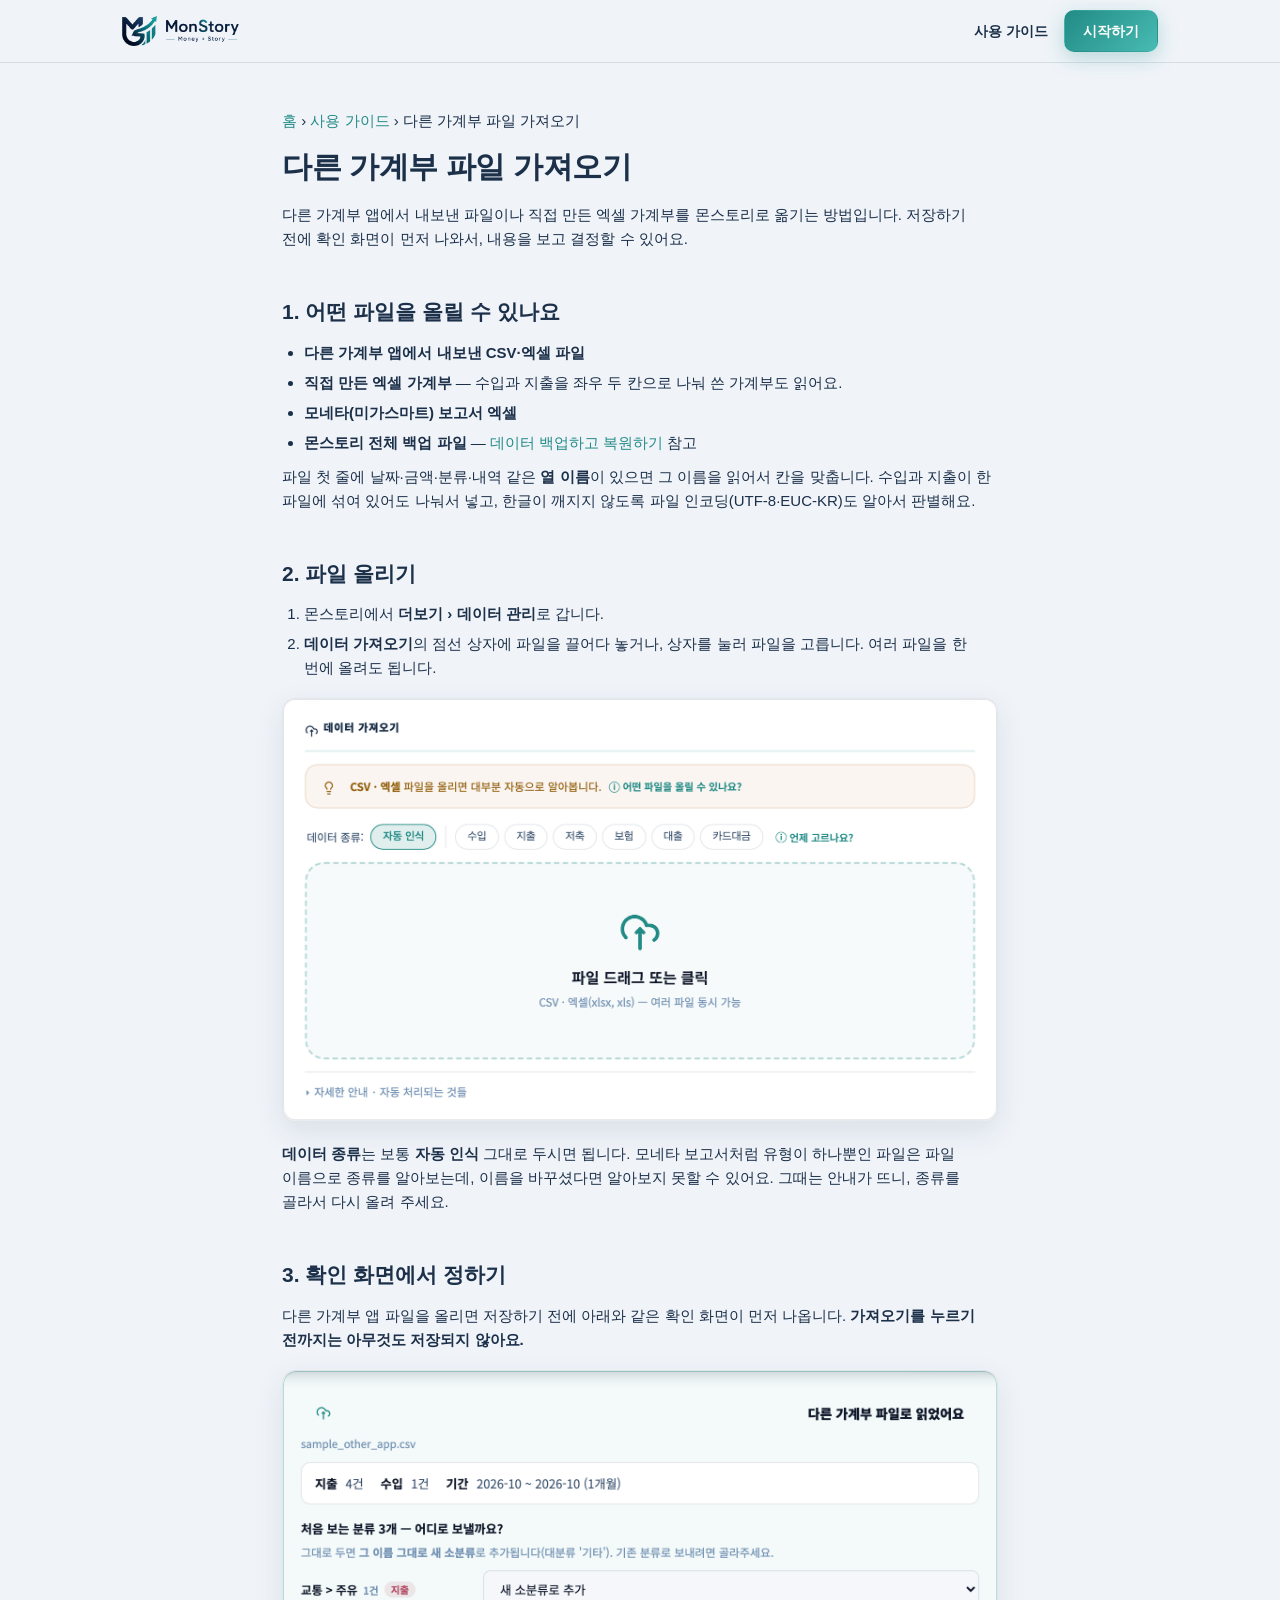
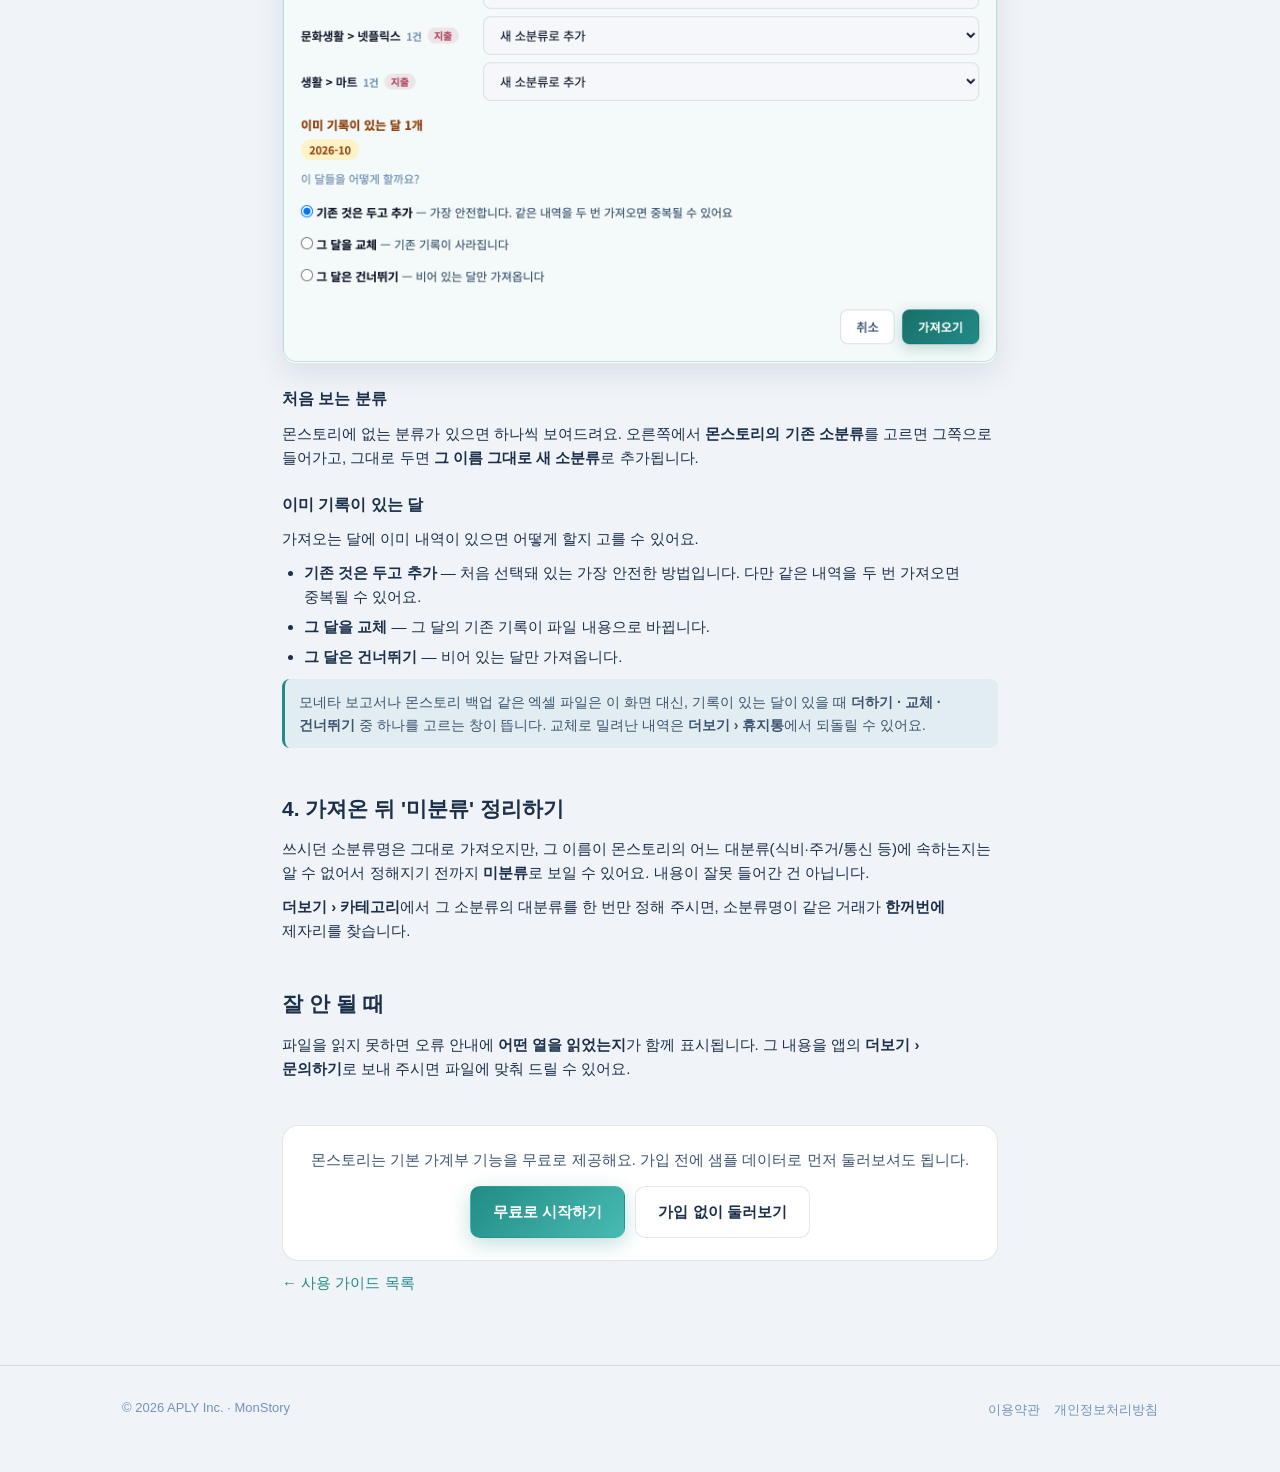
<file: guide/import.html>
<!doctype html>
<html lang="ko">
<head>
<meta charset="UTF-8"/>
<meta name="viewport" content="width=device-width,initial-scale=1.0"/>
<!-- Google Analytics (GA4) -->
<script async src="https://www.googletagmanager.com/gtag/js?id=G-HTZ3LV5EJL"></script>
<script>
window.dataLayer=window.dataLayer||[];
function gtag(){dataLayer.push(arguments);}
gtag('js',new Date());
gtag('config','G-HTZ3LV5EJL');
</script>
<title>다른 가계부 파일 가져오기 — MonStory 사용 가이드</title>
<meta name="description" content="다른 가계부 앱의 CSV·엑셀, 직접 만든 엑셀 가계부, 모네타(미가스마트) 보고서를 몬스토리로 옮기는 방법. 저장 전 확인 화면에서 분류와 겹치는 달을 정할 수 있어요."/>
<link rel="canonical" href="https://home.monstory.app/guide/import"/>
<meta name="robots" content="index,follow"/>
<meta property="og:type" content="article"/>
<meta property="og:site_name" content="MonStory"/>
<meta property="og:title" content="다른 가계부 파일 가져오기 — MonStory 사용 가이드"/>
<meta property="og:description" content="다른 가계부 앱의 CSV·엑셀, 직접 만든 엑셀 가계부, 모네타(미가스마트) 보고서를 몬스토리로 옮기는 방법. 저장 전 확인 화면에서 분류와 겹치는 달을 정할 수 있어요."/>
<meta property="og:url" content="https://home.monstory.app/guide/import"/>
<meta property="og:image" content="https://home.monstory.app/og-image.png"/>
<meta property="og:locale" content="ko_KR"/>
<meta name="twitter:card" content="summary_large_image"/>
<link rel="icon" href="/favicon.ico" sizes="any"/>
<link rel="icon" type="image/png" sizes="32x32" href="/icons/favicon-32.png?v=5"/>
<link rel="apple-touch-icon" sizes="180x180" href="/icons/apple-touch-icon.png"/>
<meta name="theme-color" content="#f0f4f9"/>
<link rel="stylesheet" href="/styles.css?v=20261117c"/>
</head>
<body class="guide-page">
  <div class="nav"><div class="wrap">
    <a href="/"><img src="/logo/MonStory_wordmark.png" alt="MonStory"/></a>
    <span class="nav-r"><a class="nav-link" href="/guide/">사용 가이드</a><a class="btn btn-p" href="https://monstory.app/">시작하기</a></span>
  </div></div>

  <main class="guide-wrap">
    <p class="guide-crumb"><a href="/">홈</a> › <a href="/guide/">사용 가이드</a> › 다른 가계부 파일 가져오기</p>
    <h1>다른 가계부 파일 가져오기</h1>
    <p class="guide-lead">다른 가계부 앱에서 내보낸 파일이나 직접 만든 엑셀 가계부를 몬스토리로 옮기는 방법입니다. 저장하기 전에 확인 화면이 먼저 나와서, 내용을 보고 결정할 수 있어요.</p>

    <h2>1. 어떤 파일을 올릴 수 있나요</h2>
    <ul>
      <li><b>다른 가계부 앱에서 내보낸 CSV·엑셀 파일</b></li>
      <li><b>직접 만든 엑셀 가계부</b> — 수입과 지출을 좌우 두 칸으로 나눠 쓴 가계부도 읽어요.</li>
      <li><b>모네타(미가스마트) 보고서 엑셀</b></li>
      <li><b>몬스토리 전체 백업 파일</b> — <a href="/guide/backup">데이터 백업하고 복원하기</a> 참고</li>
    </ul>
    <p>파일 첫 줄에 날짜·금액·분류·내역 같은 <b>열 이름</b>이 있으면 그 이름을 읽어서 칸을 맞춥니다. 수입과 지출이 한 파일에 섞여 있어도 나눠서 넣고, 한글이 깨지지 않도록 파일 인코딩(UTF-8·EUC-KR)도 알아서 판별해요.</p>

    <h2>2. 파일 올리기</h2>
    <ol>
      <li>몬스토리에서 <b>더보기 › 데이터 관리</b>로 갑니다.</li>
      <li><b>데이터 가져오기</b>의 점선 상자에 파일을 끌어다 놓거나, 상자를 눌러 파일을 고릅니다. 여러 파일을 한 번에 올려도 됩니다.</li>
    </ol>
    <figure class="guide-img"><img src="/guide/img/import-area.png" alt="데이터 관리 › 데이터 가져오기 화면" loading="lazy"/></figure>
    <p><b>데이터 종류</b>는 보통 <b>자동 인식</b> 그대로 두시면 됩니다. 모네타 보고서처럼 유형이 하나뿐인 파일은 파일 이름으로 종류를 알아보는데, 이름을 바꾸셨다면 알아보지 못할 수 있어요. 그때는 안내가 뜨니, 종류를 골라서 다시 올려 주세요.</p>

    <h2>3. 확인 화면에서 정하기</h2>
    <p>다른 가계부 앱 파일을 올리면 저장하기 전에 아래와 같은 확인 화면이 먼저 나옵니다. <b>가져오기를 누르기 전까지는 아무것도 저장되지 않아요.</b></p>
    <figure class="guide-img"><img src="/guide/img/import-confirm.png" alt="다른 가계부 파일 확인 화면" loading="lazy"/></figure>
    <h3>처음 보는 분류</h3>
    <p>몬스토리에 없는 분류가 있으면 하나씩 보여드려요. 오른쪽에서 <b>몬스토리의 기존 소분류</b>를 고르면 그쪽으로 들어가고, 그대로 두면 <b>그 이름 그대로 새 소분류</b>로 추가됩니다.</p>
    <h3>이미 기록이 있는 달</h3>
    <p>가져오는 달에 이미 내역이 있으면 어떻게 할지 고를 수 있어요.</p>
    <ul>
      <li><b>기존 것은 두고 추가</b> — 처음 선택돼 있는 가장 안전한 방법입니다. 다만 같은 내역을 두 번 가져오면 중복될 수 있어요.</li>
      <li><b>그 달을 교체</b> — 그 달의 기존 기록이 파일 내용으로 바뀝니다.</li>
      <li><b>그 달은 건너뛰기</b> — 비어 있는 달만 가져옵니다.</li>
    </ul>
    <p class="guide-note">모네타 보고서나 몬스토리 백업 같은 엑셀 파일은 이 화면 대신, 기록이 있는 달이 있을 때 <b>더하기 · 교체 · 건너뛰기</b> 중 하나를 고르는 창이 뜹니다. 교체로 밀려난 내역은 <b>더보기 › 휴지통</b>에서 되돌릴 수 있어요.</p>

    <h2>4. 가져온 뒤 '미분류' 정리하기</h2>
    <p>쓰시던 소분류명은 그대로 가져오지만, 그 이름이 몬스토리의 어느 대분류(식비·주거/통신 등)에 속하는지는 알 수 없어서 정해지기 전까지 <b>미분류</b>로 보일 수 있어요. 내용이 잘못 들어간 건 아닙니다.</p>
    <p><b>더보기 › 카테고리</b>에서 그 소분류의 대분류를 한 번만 정해 주시면, 소분류명이 같은 거래가 <b>한꺼번에</b> 제자리를 찾습니다.</p>

    <h2>잘 안 될 때</h2>
    <p>파일을 읽지 못하면 오류 안내에 <b>어떤 열을 읽었는지</b>가 함께 표시됩니다. 그 내용을 앱의 <b>더보기 › 문의하기</b>로 보내 주시면 파일에 맞춰 드릴 수 있어요.</p>

    <div class="guide-cta">
      <p>몬스토리는 기본 가계부 기능을 무료로 제공해요. 가입 전에 샘플 데이터로 먼저 둘러보셔도 됩니다.</p>
      <div><a class="btn btn-p" href="https://monstory.app/">무료로 시작하기</a><a class="btn btn-o" href="https://monstory.app/?demo">가입 없이 둘러보기</a></div>
    </div>
    <p class="guide-back"><a href="/guide/">← 사용 가이드 목록</a></p>
  </main>

  <footer><div class="wrap">
    <span class="cp">© 2026 APLY Inc. · MonStory</span>
    <span class="links"><a href="https://monstory.app/terms.html">이용약관</a><a href="https://monstory.app/privacy.html">개인정보처리방침</a></span>
  </div></footer>
</body>
</html>
</file>
<file: styles.css>
*{box-sizing:border-box;margin:0;padding:0}
:root{--navy:#1c304a;--teal:#228b86;--teal2:#48bbb2;--ink:#0f172a;--t2:#3d5470;--t3:#7492b4;--bg:#f0f4f9;--card:#fff;--bd:rgba(28,48,74,.12)}
body{font-family:-apple-system,BlinkMacSystemFont,'Segoe UI','Malgun Gothic','Apple SD Gothic Neo',sans-serif;color:var(--navy);background:var(--bg);line-height:1.6;-webkit-font-smoothing:antialiased;word-break:keep-all;overflow-wrap:break-word}
img{max-width:100%;display:block}
a{text-decoration:none;color:inherit}
.wrap{max-width:1080px;margin:0 auto;padding:0 22px}
.btn{display:inline-flex;align-items:center;gap:7px;border-radius:10px;padding:13px 22px;font-size:15px;line-height:1.6;font-weight:700;cursor:pointer;border:1px solid transparent;transition:transform .12s,box-shadow .12s}
.btn:hover{transform:translateY(-1px)}
.btn-p{background:linear-gradient(135deg,var(--teal),var(--teal2));color:#fff;box-shadow:0 6px 20px rgba(34,139,134,.28)}
.btn-o{background:#fff;border-color:var(--bd);color:var(--navy)}
/* nav */
.nav{position:sticky;top:0;z-index:10;background:rgba(240,244,249,.86);backdrop-filter:blur(8px);border-bottom:1px solid var(--bd)}
.nav .wrap{display:flex;align-items:center;justify-content:space-between;height:62px}
.nav img{height:30px}
.nav .btn{padding:9px 18px;font-size:14px}
.nav-r{display:flex;align-items:center;gap:16px}
.nav-link{font-size:14px;font-weight:600;color:var(--navy)}
.nav-link:hover{color:var(--teal)}
.faq-more{text-align:center;font-size:14px;color:var(--t2);margin-top:22px}
.faq-more a{color:var(--teal);font-weight:600}
.faq-item a{color:var(--teal);font-weight:600}
/* ── 사용 가이드 (2026-11-17) ── */
.guide-wrap{max-width:760px;margin:0 auto;padding:36px 22px 20px}
.guide-crumb{font-size:13px;color:var(--t3);margin-bottom:14px}
.guide-crumb a{color:var(--t3)}.guide-crumb a:hover{color:var(--teal)}
.guide-wrap h1{font-size:30px;letter-spacing:-.4px;margin-bottom:12px}
.guide-lead{font-size:16px;color:var(--t2);margin-bottom:30px}
.guide-wrap h2{font-size:21px;margin:38px 0 12px;padding-top:6px}
.guide-wrap h3{font-size:16px;margin:22px 0 6px}
.guide-wrap p{font-size:15px;color:var(--navy);margin:10px 0}
.guide-wrap ul,.guide-wrap ol{padding-left:22px;margin:10px 0}
.guide-wrap li{font-size:15px;margin:6px 0}
.guide-wrap a{color:var(--teal)}
.guide-img{margin:18px 0 20px;border:1px solid var(--bd);border-radius:14px;overflow:hidden;background:#fff;box-shadow:0 10px 28px rgba(28,48,74,.10)}
.guide-img img{display:block;width:100%;height:auto}
.guide-wrap .guide-note{background:rgba(34,139,134,.07);border-left:3px solid var(--teal);border-radius:8px;padding:12px 14px;font-size:14px;color:var(--t2)}
.guide-list{display:grid;gap:14px;margin-top:10px}
.guide-wrap .guide-card{display:block;background:var(--card);border:1px solid var(--bd);border-radius:14px;padding:18px 20px;color:var(--navy)}
.guide-card b{display:block;font-size:17px;margin-bottom:4px}
.guide-card span{font-size:14px;color:var(--t2)}
.guide-wrap .guide-card:hover{border-color:var(--teal);box-shadow:0 8px 22px rgba(28,48,74,.08)}
.guide-more{font-size:14px;color:var(--t2);margin-top:26px}
.guide-cta{margin:44px 0 10px;padding:22px;border:1px solid var(--bd);border-radius:16px;background:var(--card);text-align:center}
.guide-wrap .guide-cta p{font-size:15px;color:var(--t2);margin:0 0 14px}
.guide-cta div{display:flex;gap:10px;justify-content:center;flex-wrap:wrap}
.guide-wrap .guide-cta .btn-p{color:#fff}
.guide-wrap .guide-cta .btn-o{color:var(--navy)}
.guide-back{font-size:14px;margin-top:18px}
@media(max-width:560px){ .nav-r{gap:12px} .nav-link{font-size:13px} .nav .btn{padding:8px 14px;font-size:13px} .guide-wrap h1{font-size:25px} }
/* hero */
.hero{padding:64px 0 52px}
.hero-grid{display:grid;grid-template-columns:1fr 1.22fr;gap:40px;align-items:center}
.badge{display:inline-block;background:rgba(34,139,134,.10);color:var(--teal);font-size:13px;font-weight:700;padding:5px 13px;border-radius:20px;margin-bottom:18px}
.hero h1{font-size:40px;line-height:1.25;letter-spacing:-.5px;margin-bottom:16px}
.hero h1 .g{background:linear-gradient(120deg,var(--navy),var(--teal));-webkit-background-clip:text;background-clip:text;-webkit-text-fill-color:transparent}
.hero p{font-size:17px;color:var(--t2);margin-bottom:28px}
.hero-cta{display:flex;gap:12px;flex-wrap:wrap}
.hero-note{margin-top:14px;font-size:13px;color:var(--t3)}
/* device frame */
.shot{background:#fff;border:1px solid var(--bd);border-radius:14px;overflow:hidden;box-shadow:0 18px 50px rgba(28,48,74,.16)}
.shot-bar{display:flex;align-items:center;gap:6px;padding:10px 13px;background:var(--navy)}
.shot-bar i{width:10px;height:10px;border-radius:50%;display:inline-block}
.shot-ph{aspect-ratio:16/11;background:repeating-linear-gradient(135deg,#eef2f7,#eef2f7 12px,#e7edf4 12px,#e7edf4 24px);display:flex;align-items:center;justify-content:center;color:var(--t3);font-size:14px;font-weight:600;text-align:center;padding:20px}
/* 히어로 — 큰 스마트폰 목업 안에서 영수증 스캔 시연 영상 재생 */
.hero-phone-wrap{display:flex;justify-content:center;align-items:center;padding:6px}
.hero-phone{position:relative;width:min(250px,58vw);aspect-ratio:9/19.3;background:#0b1526;border-radius:42px;padding:11px;box-shadow:0 36px 80px rgba(28,48,74,.30),inset 0 0 0 2px rgba(255,255,255,.05);border:1px solid rgba(28,48,74,.22);animation:hpFloat 6s ease-in-out infinite}
.hero-phone .hero-vid{position:absolute;inset:11px;width:calc(100% - 22px);height:calc(100% - 22px);object-fit:cover;border-radius:31px;display:block;background:#0b1526}
@keyframes hpFloat{0%,100%{transform:translateY(0)}50%{transform:translateY(-8px)}}
@media (prefers-reduced-motion:reduce){ .hero-phone{animation:none} }
/* sections */
section{padding:54px 0}
.sec-ttl{text-align:center;margin-bottom:8px;font-size:28px;letter-spacing:-.3px}
.sec-sub{text-align:center;color:#5a7290;font-size:15px;margin-bottom:40px}
/* features */
.feat-grid{display:grid;grid-template-columns:repeat(2,1fr);gap:18px}
.feat{background:var(--card);border:1px solid var(--bd);border-radius:16px;padding:24px 24px}
.feat-ic{width:46px;height:46px;border-radius:12px;background:rgba(34,139,134,.10);color:var(--teal);display:flex;align-items:center;justify-content:center;font-size:22px;margin-bottom:14px}
.feat h3{font-size:17px;margin-bottom:6px}
.feat p{font-size:14px;color:var(--t2)}
/* 꼼꼼하게 쓰는 분을 위해 — 기능 카드보다 한 단계 작은 3칸 */
.pro-grid{display:grid;grid-template-columns:repeat(3,1fr);gap:14px}
.pro{display:flex;gap:14px;align-items:flex-start;background:var(--card);border:1px solid var(--bd);border-radius:14px;padding:18px 18px}
.pro-ic{flex:none;width:40px;height:40px;border-radius:11px;background:rgba(34,139,134,.10);color:var(--teal);display:flex;align-items:center;justify-content:center}
.pro h3{font-size:15px;margin-bottom:4px}
.pro p{font-size:13.5px;color:var(--t2);line-height:1.55}
.pro-sec{padding-top:0}
@media(max-width:960px){ .pro-grid{grid-template-columns:repeat(2,1fr)} }
@media(max-width:600px){ .pro-grid{grid-template-columns:1fr} }
/* receipt scan (모바일 흐름) */
.rscan{background:linear-gradient(180deg,rgba(34,139,134,.07),rgba(34,139,134,.02))}
.rscan .badge{display:block;width:max-content;margin:0 auto 14px}
.rflow{display:grid;grid-template-columns:1fr auto 1fr auto 1fr;align-items:start;gap:16px;max-width:820px;margin:8px auto 0}
.rstep{display:flex;flex-direction:column;align-items:center;margin:0}
.phone{position:relative;width:100%;max-width:220px;aspect-ratio:9/19;background:var(--navy);border-radius:26px;box-shadow:0 14px 34px rgba(28,48,74,.20);overflow:hidden}
.phone img{position:absolute;top:7px;left:7px;width:calc(100% - 14px);height:calc(100% - 14px);object-fit:cover;object-position:top;border-radius:20px;display:block}
.phone-ph{position:absolute;inset:7px;border-radius:20px;background:rgba(255,255,255,.07);color:#cdd8e6;display:flex;align-items:center;justify-content:center;text-align:center;font-size:13px;line-height:1.6;padding:14px}
.rstep figcaption{margin-top:16px;text-align:center}
.rstep-n{display:inline-flex;width:24px;height:24px;border-radius:50%;background:var(--teal);color:#fff;font-weight:800;font-size:13px;align-items:center;justify-content:center;margin-bottom:8px}
.rstep figcaption b{display:block;font-size:15px;margin-bottom:3px}
.rstep figcaption span{display:block;font-size:13px;color:var(--t2)}
.rarrow{align-self:center;color:var(--teal);font-size:26px;font-weight:800;margin-top:70px}
.rscan-note{text-align:center;margin:30px auto 0;display:block;width:max-content;max-width:100%;background:rgba(34,139,134,.10);color:var(--teal);font-weight:600;font-size:13.5px;padding:9px 18px;border-radius:20px}
.rscan-note b{font-weight:800}
/* faq */
.faq{max-width:720px;margin:0 auto;display:flex;flex-direction:column;gap:12px}
.faq-item{background:var(--card);border:1px solid var(--bd);border-radius:14px;padding:0 20px}
.faq-item summary{list-style:none;cursor:pointer;font-weight:700;font-size:15px;color:var(--navy);padding:17px 0;display:flex;align-items:center;justify-content:space-between;gap:12px}
.faq-item summary::-webkit-details-marker{display:none}
.faq-item summary::after{content:"+";color:var(--teal);font-weight:800;font-size:20px;line-height:1;flex-shrink:0;transition:transform .2s}
.faq-item[open] summary::after{transform:rotate(45deg)}
.faq-item>p{font-size:14px;color:var(--t2);line-height:1.65;padding:0 0 18px;margin-top:-2px}
.faq-item>p.faq-note{font-size:13px;color:var(--mut,#7b8794)}
/* showcase */
.showcase{background:var(--navy);color:#fff}
.showcase .sec-ttl{color:#fff}.showcase .sec-sub{color:#aebfd4}
.show-grid{display:grid;grid-template-columns:repeat(2,1fr);gap:24px}
.show-cap{margin-top:12px}.show-cap b{font-size:15px;color:#fff}.show-cap span{display:block;font-size:13px;color:#aebfd4;margin-top:2px}
/* steps */
.steps{display:grid;grid-template-columns:repeat(3,1fr);gap:18px}
.step{background:var(--card);border:1px solid var(--bd);border-radius:16px;padding:24px;text-align:center}
.step-n{width:34px;height:34px;border-radius:50%;background:var(--teal);color:#fff;font-weight:800;display:flex;align-items:center;justify-content:center;margin:0 auto 12px}
.step h3{font-size:16px;margin-bottom:6px}.step p{font-size:13.5px;color:var(--t2)}
/* trust */
.trust{display:grid;grid-template-columns:repeat(4,1fr);gap:16px;text-align:center}
.trust>div{background:var(--card);border:1px solid var(--bd);border-radius:14px;padding:22px 14px}
.trust-ic{width:46px;height:46px;border-radius:12px;background:rgba(34,139,134,.10);color:var(--teal);display:flex;align-items:center;justify-content:center;margin:0 auto 12px}
.trust b{font-size:14px}.trust p{font-size:12.5px;color:var(--t3);margin-top:3px}
/* cta */
.cta{text-align:center;background:linear-gradient(135deg,var(--navy),#244a6e);color:#fff;border-radius:22px;padding:52px 24px;margin:0 0 8px}
.cta h2{font-size:26px;margin-bottom:10px}.cta p{color:#cfe0ef;margin-bottom:24px}
/* contact */
.contact{padding-top:0}
/* 문의 폼: FAQ 아코디언과 동일한 디자인, 펼치면 폼 표시 */
.contact-toggle .contact-card{background:none;border:0;box-shadow:none;padding:6px 0 20px}
.contact-card{background:var(--card);border:1px solid var(--bd);border-radius:20px;padding:34px 32px;box-shadow:0 14px 40px rgba(28,48,74,.08)}
.form-row{display:grid;grid-template-columns:1fr 1fr;gap:14px}
.field{margin-bottom:16px}
.field>label{display:block;font-size:13.5px;font-weight:700;color:var(--t2);margin-bottom:6px}
.field>input,.field>textarea{width:100%;border:1px solid var(--bd);border-radius:10px;padding:12px 14px;font-size:15px;font-family:inherit;color:var(--navy);background:#fff;transition:border-color .12s,box-shadow .12s}
.field>input:focus,.field>textarea:focus{outline:none;border-color:var(--teal);box-shadow:0 0 0 3px rgba(34,139,134,.12)}
.field textarea{resize:vertical;min-height:120px;line-height:1.6}
.radio-row{display:flex;gap:10px;flex-wrap:wrap}
.radio{flex:1;min-width:120px;display:flex;align-items:center;justify-content:center;gap:7px;border:1px solid var(--bd);border-radius:10px;padding:11px 12px;font-size:14px;font-weight:600;color:var(--t2);cursor:pointer;transition:border-color .12s,background .12s,color .12s}
.radio input{accent-color:var(--teal);margin:0;cursor:pointer}
.radio:hover{border-color:var(--teal)}
.radio:has(input:checked){border-color:var(--teal);background:rgba(34,139,134,.08);color:var(--navy)}
.cf-turnstile{margin-bottom:16px;display:flex;justify-content:center}
.contact .btn{display:flex;width:fit-content;margin:4px auto 0;padding:13px 48px}
.contact .btn:disabled{opacity:.85;cursor:default;transform:none}
.spinner{display:inline-block;width:16px;height:16px;border:2px solid rgba(255,255,255,.45);border-top-color:#fff;border-radius:50%;animation:spin .6s linear infinite}
@keyframes spin{to{transform:rotate(360deg)}}
.form-msg{margin-top:14px;font-size:14px;text-align:center;min-height:20px}
.form-msg.ok{color:var(--teal);font-weight:700}
.form-msg.err{color:#d64545;font-weight:700}
.contact-note{margin:16px auto 0;font-size:12.5px;line-height:1.6;color:var(--t3);text-align:center}
.contact-note a{color:var(--t2);text-decoration:underline}
.contact-note a:hover{color:var(--teal)}
/* modal */
.modal{position:fixed;inset:0;z-index:100;display:flex;align-items:center;justify-content:center;padding:20px}
.modal[hidden]{display:none}
.modal-backdrop{position:absolute;inset:0;background:rgba(15,23,42,.45);backdrop-filter:blur(2px);animation:fade .18s ease}
.modal-box{position:relative;background:var(--card);border-radius:20px;padding:34px 30px;max-width:380px;width:100%;text-align:center;box-shadow:0 24px 60px rgba(28,48,74,.28);animation:pop .2s ease}
.modal-ic{width:60px;height:60px;border-radius:50%;background:rgba(34,139,134,.12);color:var(--teal);display:flex;align-items:center;justify-content:center;margin:0 auto 16px}
.modal-box h3{font-size:19px;margin-bottom:8px}
.modal-box p{font-size:14.5px;color:var(--t2);margin-bottom:22px}
.modal-box .btn{width:100%;justify-content:center}
@keyframes fade{from{opacity:0}to{opacity:1}}
@keyframes pop{from{opacity:0;transform:translateY(8px) scale(.97)}to{opacity:1;transform:none}}
/* footer */
footer{padding:30px 0 50px;border-top:1px solid var(--bd);margin-top:40px}
footer .wrap{display:flex;align-items:center;justify-content:space-between;flex-wrap:wrap;gap:12px}
footer .links a{font-size:13px;color:var(--t3);margin-left:14px}
footer .links a:hover{color:var(--teal)}
footer .cp{font-size:13px;color:var(--t3)}
@media(max-width:820px){
  .hero-grid,.feat-grid,.show-grid,.steps,.trust{grid-template-columns:1fr}
  .hero{padding:40px 0 36px}.hero h1{font-size:30px}
  .sec-ttl{font-size:23px}
  .rflow{grid-template-columns:1fr;gap:30px;max-width:280px}
  .rarrow{display:none}
}
@media(max-width:560px){
  .form-row{grid-template-columns:1fr}
}

/* ============================================================
   STORY / WORLDVIEW PAGE  —  cute & witty theme
   ============================================================ */
:root{--rito:#b88e1e;--rito2:#ffe08a;--rito-soft:#fff3cf}
/* keyframes */
@keyframes floaty{0%,100%{transform:translateY(0) rotate(var(--r,0deg))}50%{transform:translateY(-12px) rotate(var(--r,0deg))}}
@keyframes wiggle{0%,100%{transform:rotate(-2.5deg)}50%{transform:rotate(2.5deg)}}
@keyframes pop{from{opacity:0;transform:scale(.9) translateY(10px)}to{opacity:1;transform:none}}
@keyframes bob{0%,100%{transform:translateY(0)}50%{transform:translateY(-6px)}}

/* cute fonts scoped to story page + teaser */
.story-page{background:#fff8e6;font-family:'Gowun Dodum','Apple SD Gothic Neo',sans-serif}
.story-page h1,.story-page h2,.story-page h3,.story-page .char-name,.story-page .badge,
.story-page .btn,.story-page .nav a,.story-page .sec-ttl{font-family:'Jua','Apple SD Gothic Neo',sans-serif;font-weight:400;letter-spacing:0}
.story-page .nav{background:rgba(255,248,230,.88)}
.story-page .badge{background:#fff;border:2px solid var(--rito2);color:var(--teal);box-shadow:2px 2px 0 var(--rito2)}
.story-page footer{background:#fff8e6}

/* ---------- story teaser (on index — matches landing mood) ---------- */
.story-teaser{background:#fff;border-top:1px solid var(--bd);border-bottom:1px solid var(--bd)}
.teaser-grid{display:grid;grid-template-columns:1.05fr 1fr;gap:40px;align-items:center}
.teaser-copy .badge{margin-bottom:18px}
.teaser-copy h2{font-size:28px;line-height:1.3;letter-spacing:-.3px;margin-bottom:14px;color:var(--navy)}
.teaser-copy h2 .g{background:linear-gradient(120deg,var(--navy),var(--teal));-webkit-background-clip:text;background-clip:text;-webkit-text-fill-color:transparent}
.teaser-copy p{font-size:16px;color:var(--t2);margin-bottom:24px}
.teaser-chars{display:flex;align-items:flex-end;justify-content:center;gap:8px;position:relative}
.teaser-chars img{max-height:230px;width:auto;position:relative;z-index:1}
.teaser-chars::after{content:'';position:absolute;left:50%;bottom:4px;transform:translateX(-50%);width:320px;max-width:76%;height:20px;border-radius:50%;background:rgba(28,48,74,.13);filter:blur(9px);z-index:0}
.teaser-chars .shot-ph{aspect-ratio:3/2;width:100%;border-radius:16px}

/* ---------- story hero ---------- */
.story-hero{padding:62px 0 24px;text-align:center;position:relative;overflow:hidden}
.story-hero .badge{margin-bottom:18px}
.story-hero h1{font-size:46px;line-height:1.22;margin-bottom:16px}
.story-hero h1 .g{color:var(--teal)}
.story-hero .lede{font-size:18px;color:var(--t2);max-width:600px;margin:0 auto 26px;line-height:1.75}
.story-hero .pair{display:flex;align-items:flex-end;justify-content:center;gap:6px;position:relative;z-index:1}
.story-hero .pair img{max-height:320px;width:auto;position:relative;z-index:1;animation:bob 4.5s ease-in-out infinite}
.story-hero .pair::after{content:'';position:absolute;left:50%;bottom:12px;transform:translateX(-50%);width:440px;max-width:78%;height:26px;border-radius:50%;background:rgba(28,48,74,.16);filter:blur(11px);z-index:0}
.story-hero .pair .shot-ph{aspect-ratio:16/9;max-width:620px;width:100%;border-radius:24px}
/* floating deco emojis */
.deco{position:absolute;font-size:34px;opacity:.9;animation:floaty 5s ease-in-out infinite;pointer-events:none;z-index:0;filter:drop-shadow(0 6px 10px rgba(28,48,74,.12))}
.deco.d1{top:40px;left:8%;--r:-12deg}
.deco.d2{top:90px;right:10%;--r:14deg;animation-duration:6s}
.deco.d3{bottom:30px;left:14%;--r:8deg;animation-duration:5.5s}
.deco.d4{top:160px;right:20%;--r:-8deg;animation-duration:6.5s;font-size:26px}
.deco svg{width:1em;height:1em;display:block}
/* cute inline icons next to labels/titles */
.lbl-ic{width:1.05em;height:1.05em;vertical-align:-.15em;margin:0 .12em;display:inline-block}
.char-eyebrow svg{width:17px;height:17px;vertical-align:-3px;margin-right:5px}
.ab-ic svg{width:26px;height:26px}
.future .em svg{width:42px;height:42px;display:block;margin:0 auto}

/* ---------- lore narrative ---------- */
.lore{background:#fff8e6;padding:54px 0}
.lore-box{max-width:1000px;margin:0 auto;background:linear-gradient(160deg,#28a299,#1b7a74);border-radius:32px;padding:52px 34px;text-align:center;box-shadow:0 22px 44px rgba(27,122,116,.28)}
.lore .sec-ttl{color:#fff;font-size:30px}
.lore p{font-size:16.5px;line-height:1.9;color:#e6f4f2;text-align:center;margin:0 auto 18px;max-width:600px}
.lore p .hl{color:#fff;font-family:'Jua',sans-serif}
.lore p .hl-t{color:#fff3cc;font-family:'Jua',sans-serif}
.lore .terms{display:grid;grid-template-columns:repeat(3,1fr);gap:18px;margin:38px auto 0;max-width:920px}
.lore .term{background:#fff;border:2px solid var(--navy);border-radius:20px;padding:20px 16px 18px;text-align:center;box-shadow:4px 4px 0 var(--rito2);transition:transform .15s}
.lore .term:hover{transform:translateY(-5px) rotate(-1.5deg)}
.lore .term .term-ch{height:80px;display:flex;align-items:flex-end;justify-content:center;margin-bottom:12px}
.lore .term .term-ch img{max-height:80px;width:auto;filter:drop-shadow(0 6px 9px rgba(28,48,74,.16))}
.lore .term b{display:block;font-family:'Jua',sans-serif;font-size:16px;color:var(--teal);margin-bottom:5px}
.lore .term span{font-size:13.5px;color:var(--t2);line-height:1.6}

/* ---------- character block ---------- */
section.chars{background:#fff8e6}
.char{display:grid;grid-template-columns:0.92fr 1.08fr;gap:44px;align-items:center;padding:30px 0 50px}
.char-art{position:relative;display:flex;align-items:center;justify-content:center;border-radius:30px;padding:28px;min-height:300px;border:3px solid var(--navy)}
.char-art img{height:280px;width:auto;max-width:100%;filter:drop-shadow(0 16px 24px rgba(28,48,74,.16));animation:bob 5s ease-in-out infinite}
.char-art .shot-ph{aspect-ratio:1/1;width:100%;border-radius:20px}
.char.mosto .char-art{background:radial-gradient(circle at 50% 40%,rgba(72,187,178,.30),rgba(34,139,134,.10));box-shadow:8px 8px 0 var(--teal)}
.char.rito .char-art{background:radial-gradient(circle at 50% 40%,rgba(255,224,138,.55),rgba(255,224,138,.18));box-shadow:8px 8px 0 var(--rito2)}
/* color chip sticker on art */
.color-chip{position:absolute;top:-14px;right:-14px;background:#fff;border:2px solid var(--navy);border-radius:14px;padding:7px 12px;font-family:'Fredoka',sans-serif;font-weight:600;font-size:13px;display:flex;align-items:center;gap:7px;box-shadow:3px 3px 0 var(--navy);transform:rotate(6deg)}
.color-chip i{width:14px;height:14px;border-radius:4px;display:inline-block;border:1.5px solid var(--navy)}
.char.rito{direction:rtl}
.char.rito>*{direction:ltr}
.char-eyebrow{font-family:'Jua',sans-serif;font-size:14px;letter-spacing:.2px;margin-bottom:8px}
.char.mosto .char-eyebrow{color:var(--teal)}
.char.rito .char-eyebrow{color:var(--rito)}
.char-name{font-size:34px;margin-bottom:4px}
.char-name small{font-family:'Fredoka',sans-serif;font-weight:500}
.char-tag{font-family:'Gaegu',cursive;font-weight:700;font-size:21px;color:var(--t2);margin-bottom:16px;transform:rotate(-1deg)}
.char.mosto .char-tag{color:var(--teal)}
.char.rito .char-tag{color:var(--rito)}
.char-desc{font-size:15.5px;color:var(--t2);line-height:1.85;margin-bottom:20px}
.char-traits{display:flex;flex-wrap:wrap;gap:8px;margin-bottom:22px}
.trait{font-family:'Jua',sans-serif;font-size:13.5px;padding:6px 14px;border-radius:20px;border:2px solid}
.char.mosto .trait{background:rgba(34,139,134,.08);color:var(--teal);border-color:rgba(34,139,134,.30)}
.char.rito .trait{background:var(--rito-soft);color:var(--rito);border-color:rgba(255,224,138,.8)}
.ability{display:flex;gap:13px;align-items:flex-start;margin-bottom:14px}
.ability .ab-ic{flex:none;width:44px;height:44px;border-radius:14px;display:flex;align-items:center;justify-content:center;font-size:22px;border:2px solid}
.char.mosto .ab-ic{background:#fff;border-color:var(--teal)}
.char.rito .ab-ic{background:#fff;border-color:var(--rito2)}
.ability b{font-family:'Jua',sans-serif;display:block;font-size:15px;margin-bottom:2px}
.ability span{font-size:13.5px;color:var(--t2);line-height:1.6}
/* like / dislike row */
.likes{display:flex;flex-wrap:wrap;gap:10px;margin:20px 0 4px}
.like{display:flex;align-items:center;gap:7px;font-size:13.5px;background:#fff;border:2px dashed var(--bd);border-radius:14px;padding:8px 13px}
.like b{font-family:'Jua',sans-serif;font-size:13px}
.like.up b{color:var(--teal)}
.like.down b{color:#d97a7a}
/* speech-bubble quote */
.char-quote{position:relative;margin-top:22px;padding:16px 20px;border-radius:18px;font-family:'Gaegu',cursive;font-weight:700;font-size:19px;line-height:1.55}
.char-quote:before{content:'';position:absolute;left:28px;bottom:-13px;border:7px solid transparent}
.char.mosto .char-quote{background:var(--teal);color:#fff}
.char.mosto .char-quote:before{border-top-color:var(--teal);border-bottom:0}
.char.rito .char-quote{background:var(--rito2);color:#5a4a14}
.char.rito .char-quote:before{border-top-color:var(--rito2);border-bottom:0}

/* ---------- dialogue ---------- */
.dialog{background:linear-gradient(135deg,#e9f6f4,#fff3cf)}
.dialog-wrap{max-width:700px;margin:0 auto;display:flex;flex-direction:column;gap:20px}
.msg{display:flex;align-items:flex-end;gap:10px;max-width:92%}
.msg.m{align-self:flex-start}
.msg.r{align-self:flex-end;flex-direction:row-reverse}
.msg-ch{width:56px;height:56px;object-fit:contain;flex:none;filter:drop-shadow(0 5px 7px rgba(28,48,74,.16))}
.msg .bubble{align-self:flex-end;max-width:none}
.bubble{max-width:80%;padding:14px 20px;border-radius:22px;font-size:16px;line-height:1.55;position:relative;animation:pop .4s ease both;border:2px solid var(--navy)}
.bubble .who{font-family:'Jua',sans-serif;display:block;font-size:13px;margin-bottom:3px}
.bubble.m{align-self:flex-start;background:var(--teal);color:#fff;border-bottom-left-radius:6px;box-shadow:3px 3px 0 var(--navy)}
.bubble.r{align-self:flex-end;background:var(--rito2);color:#5a4a14;border-bottom-right-radius:6px;box-shadow:-3px 3px 0 var(--navy)}
.bubble.m .who{color:#cdeeeb}
.bubble.r .who{color:#9a8128}
.dialog .punch{text-align:center;margin-top:26px;font-family:'Gaegu',cursive;font-weight:700;font-size:20px;color:var(--teal)}

/* ---------- journey (horizontal scroll) ---------- */
.journey{background:linear-gradient(180deg,#fff8e6,#fbf1d6)}
.journey-track{display:flex;gap:18px;overflow-x:auto;scroll-snap-type:x mandatory;-webkit-overflow-scrolling:touch;padding:8px 2px 22px}
.journey-track::-webkit-scrollbar{height:8px}
.journey-track::-webkit-scrollbar-thumb{background:rgba(28,48,74,.22);border-radius:8px}
.journey-track::-webkit-scrollbar-track{background:transparent}
.jcard{flex:0 0 258px;scroll-snap-align:start;background:#fff;border:2px solid var(--navy);border-radius:20px;box-shadow:5px 5px 0 var(--rito2);overflow:hidden;display:flex;flex-direction:column}
.jimg{position:relative;aspect-ratio:7/5;border-bottom:2px solid var(--navy);background:#eef6f5;overflow:hidden}
.jimg img{width:100%;height:100%;object-fit:cover;display:block}
.jimg .ph{position:absolute;inset:0;display:flex;align-items:center;justify-content:center;text-align:center;font-size:12.5px;font-weight:700;color:var(--t3);line-height:1.5;padding:12px;background:repeating-linear-gradient(135deg,#eef2f7,#eef2f7 10px,#e7edf4 10px,#e7edf4 20px)}
.jnum{position:absolute;top:10px;left:10px;width:30px;height:30px;border-radius:50%;background:var(--teal);color:#fff;border:2px solid var(--navy);display:flex;align-items:center;justify-content:center;font-family:'Jua',sans-serif;font-size:14px;box-shadow:2px 2px 0 var(--navy);z-index:2}
.jbody{padding:13px 15px 15px;flex:1}
.jbody h3{font-family:'Jua',sans-serif;font-size:15.5px;margin-bottom:5px;line-height:1.3}
.jbody p{font-size:13px;color:var(--t2);line-height:1.55}

/* ---------- roles (app) ---------- */
.roles{display:grid;grid-template-columns:repeat(2,1fr);gap:18px}
.role{background:#fff;border:2px solid var(--navy);border-radius:20px;padding:22px 24px;display:flex;gap:16px;align-items:flex-start;transition:transform .15s,box-shadow .15s}
.role.m{box-shadow:5px 5px 0 var(--teal)}
.role.r{box-shadow:5px 5px 0 var(--rito2)}
.role:hover{transform:translate(-2px,-2px)}
.role.m:hover{box-shadow:7px 7px 0 var(--teal)}
.role.r:hover{box-shadow:7px 7px 0 var(--rito2)}
.role .role-by{flex:none;width:56px;height:56px;border-radius:16px;display:flex;align-items:center;justify-content:center;font-family:'Jua',sans-serif;font-size:13px;text-align:center;line-height:1.2;border:2px solid var(--navy)}
.role.m .role-by{background:var(--teal);color:#fff}
.role.r .role-by{background:var(--rito2);color:#5a4a14}
.role h3{font-size:17px;margin-bottom:5px}
.role .said{font-family:'Gaegu',cursive;font-weight:700;font-size:17px;color:var(--navy);line-height:1.5}
.role .scene{display:block;font-size:12.5px;color:var(--t3);margin-top:8px}

/* ---------- future characters ---------- */
.future-grid{display:grid;grid-template-columns:repeat(4,1fr);gap:16px}
.future{background:#fff;border:2px solid var(--navy);border-radius:22px;padding:26px 18px;text-align:center;box-shadow:4px 4px 0 var(--rito2);transition:transform .15s}
.future:hover{transform:translateY(-5px) rotate(-1.5deg)}
.future .em{font-size:36px;margin-bottom:10px}
.future b{font-family:'Jua',sans-serif;display:block;font-size:16px;margin-bottom:4px}
.future span{display:block;font-size:13px;color:var(--t3);line-height:1.55}
.future .soon{font-family:'Fredoka',sans-serif;display:inline-block;margin-top:12px;font-size:11px;font-weight:600;letter-spacing:.5px;color:var(--navy);background:var(--rito2);border:1.5px solid var(--navy);border-radius:20px;padding:3px 11px}

/* cute CTA on story page */
.story-page .cta{background:linear-gradient(135deg,var(--teal),#2fa39c);border:3px solid var(--navy);box-shadow:8px 8px 0 var(--rito2)}
.story-page .cta h2{font-size:30px}

@media(max-width:820px){
  .teaser-grid{grid-template-columns:1fr;text-align:center}
  .teaser-chars{order:-1}
  .char,.char.rito{grid-template-columns:1fr;direction:ltr;gap:28px}
  .char-art{order:-1;min-height:0}
  .lore .terms,.roles,.future-grid{grid-template-columns:1fr}
  .story-hero h1{font-size:34px}
  .future-grid{grid-template-columns:repeat(2,1fr)}
  .deco{display:none}
}

/* respect reduced-motion preference (a11y) */
@media (prefers-reduced-motion: reduce){
  *,*::before,*::after{animation:none!important;transition:none!important;scroll-behavior:auto!important}
}
</file>
